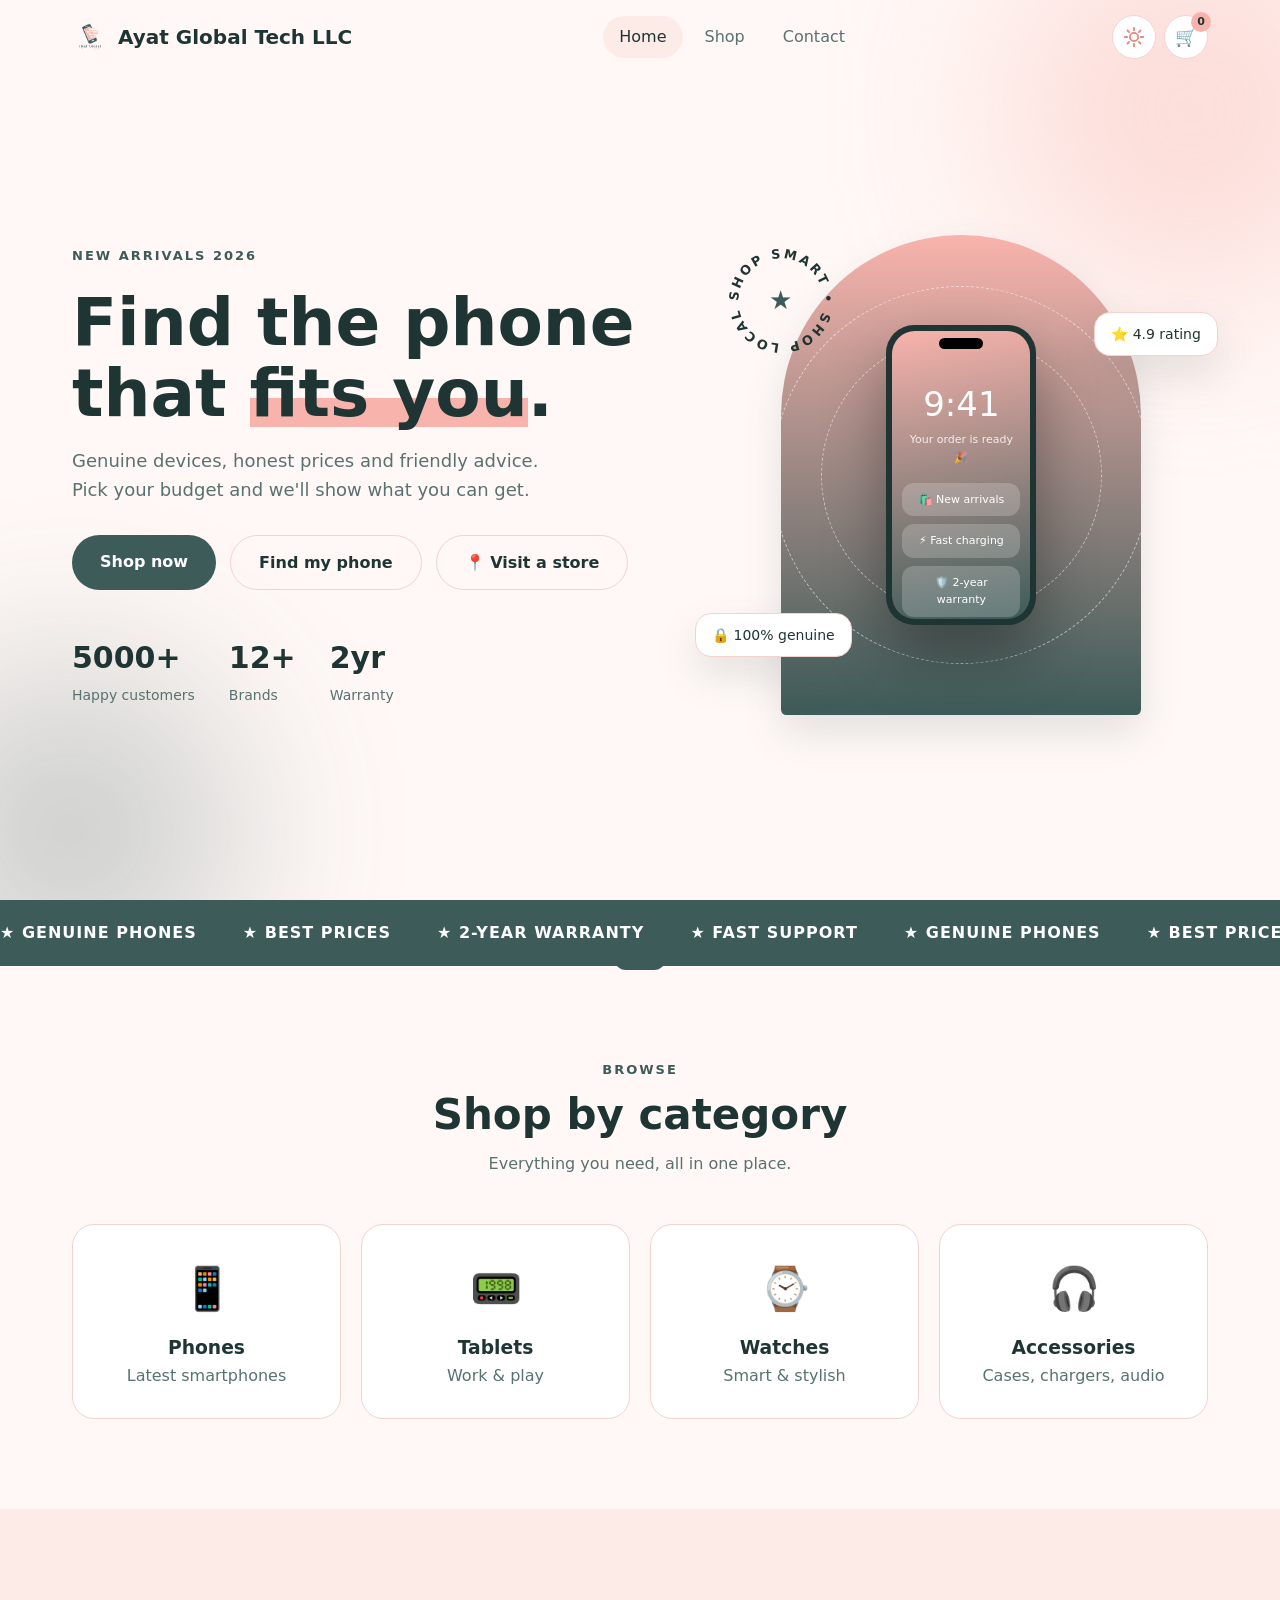
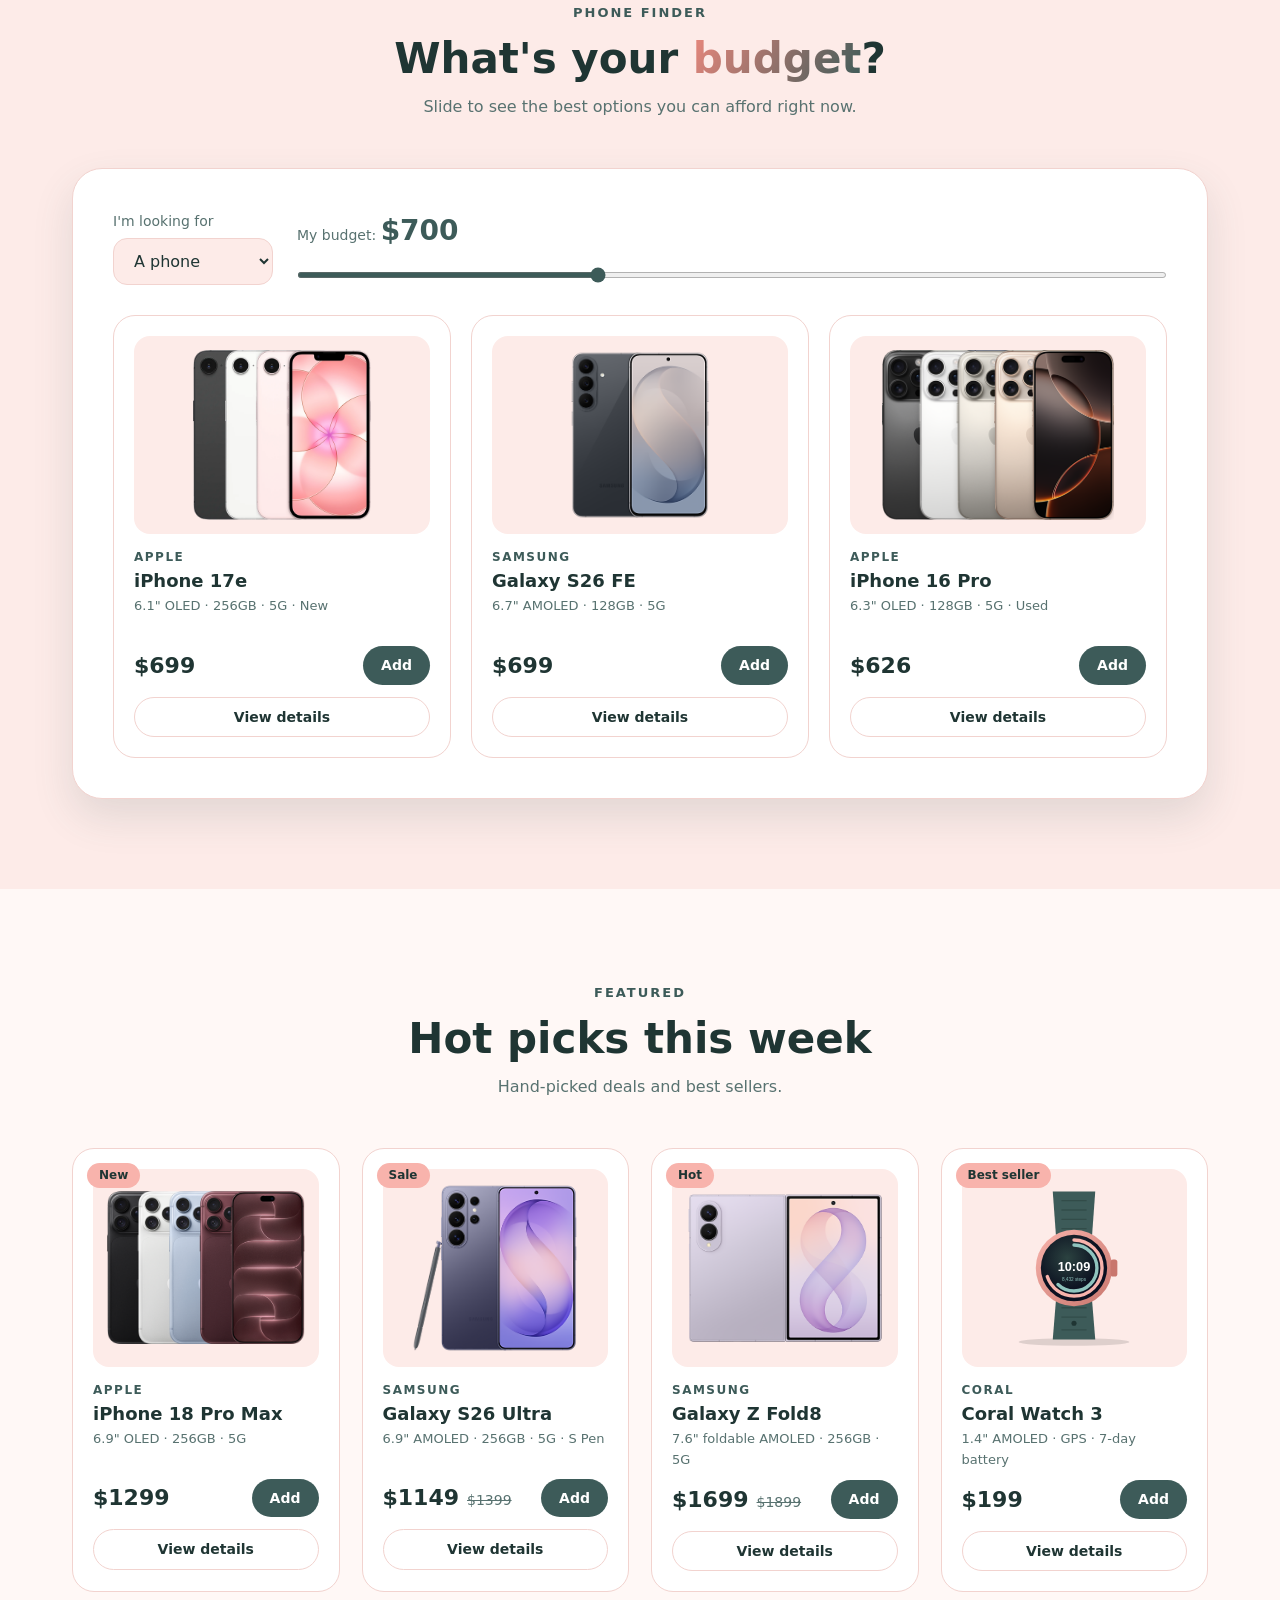
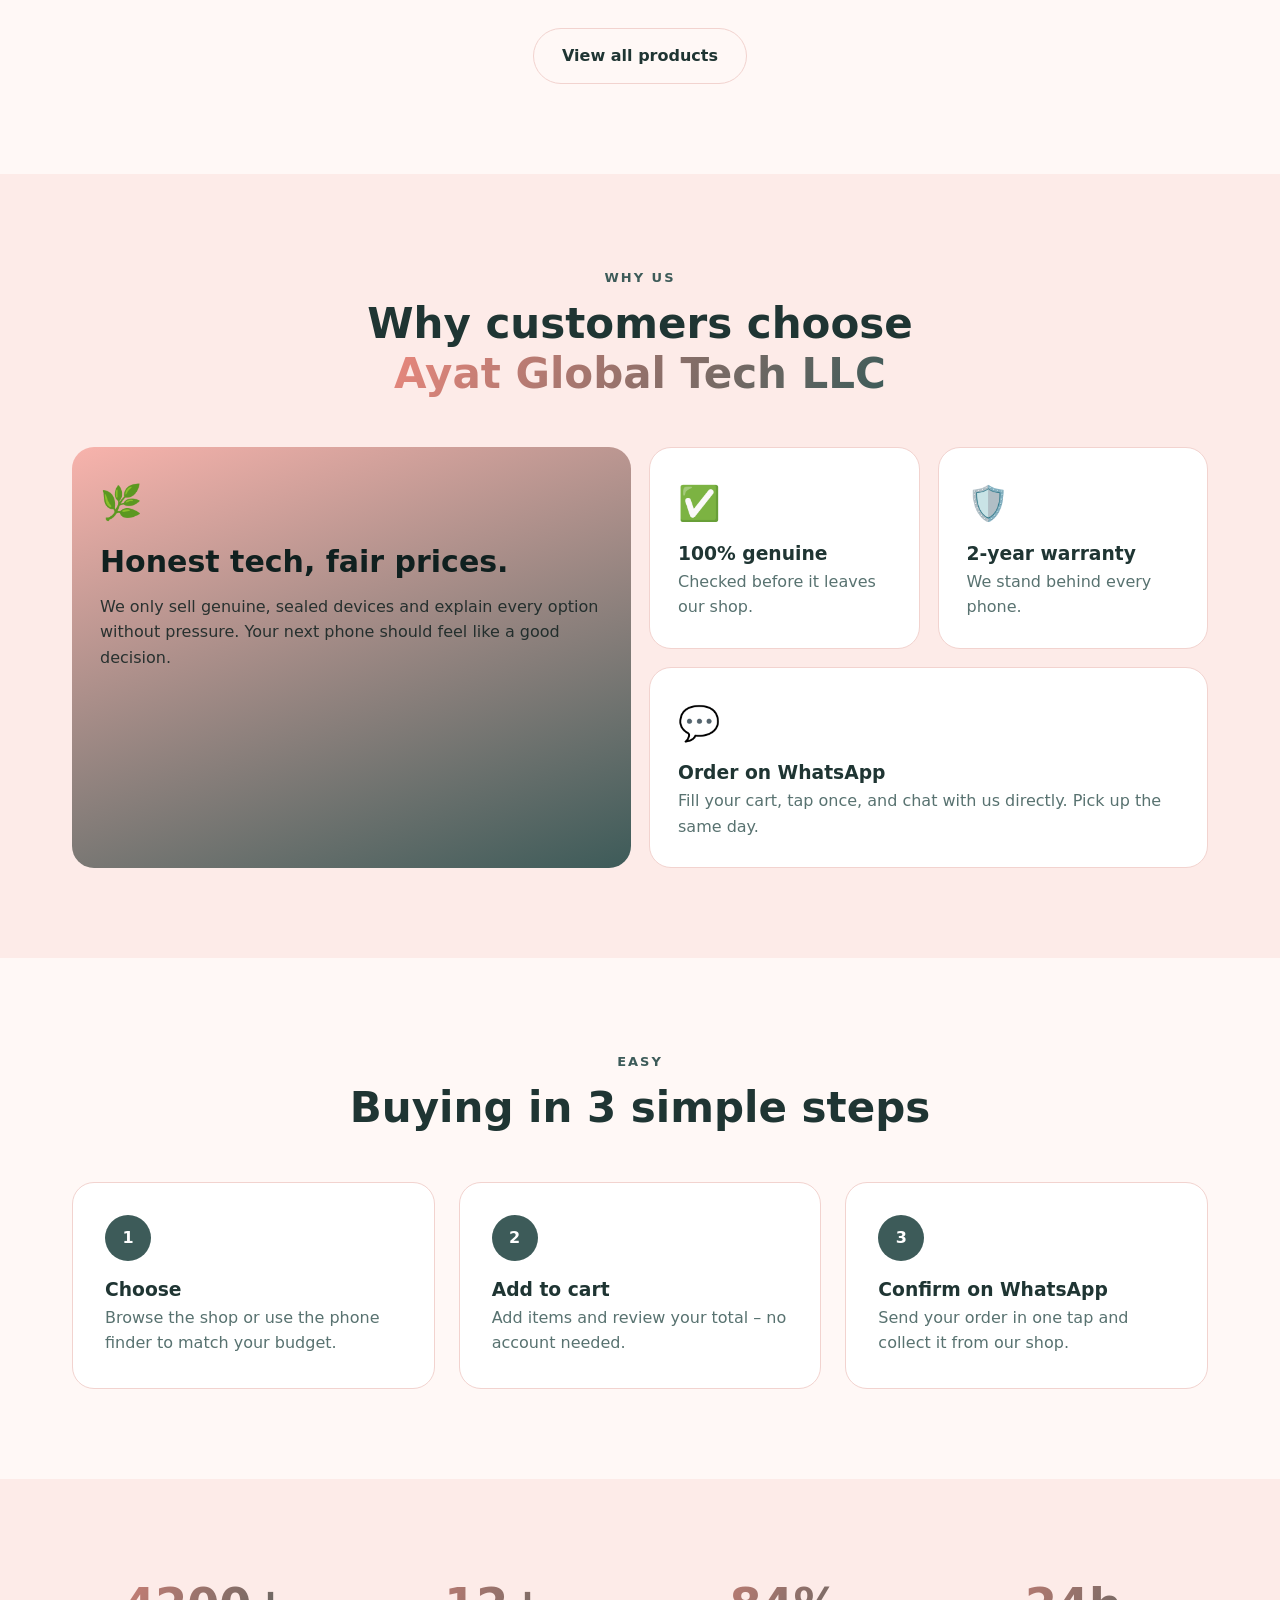
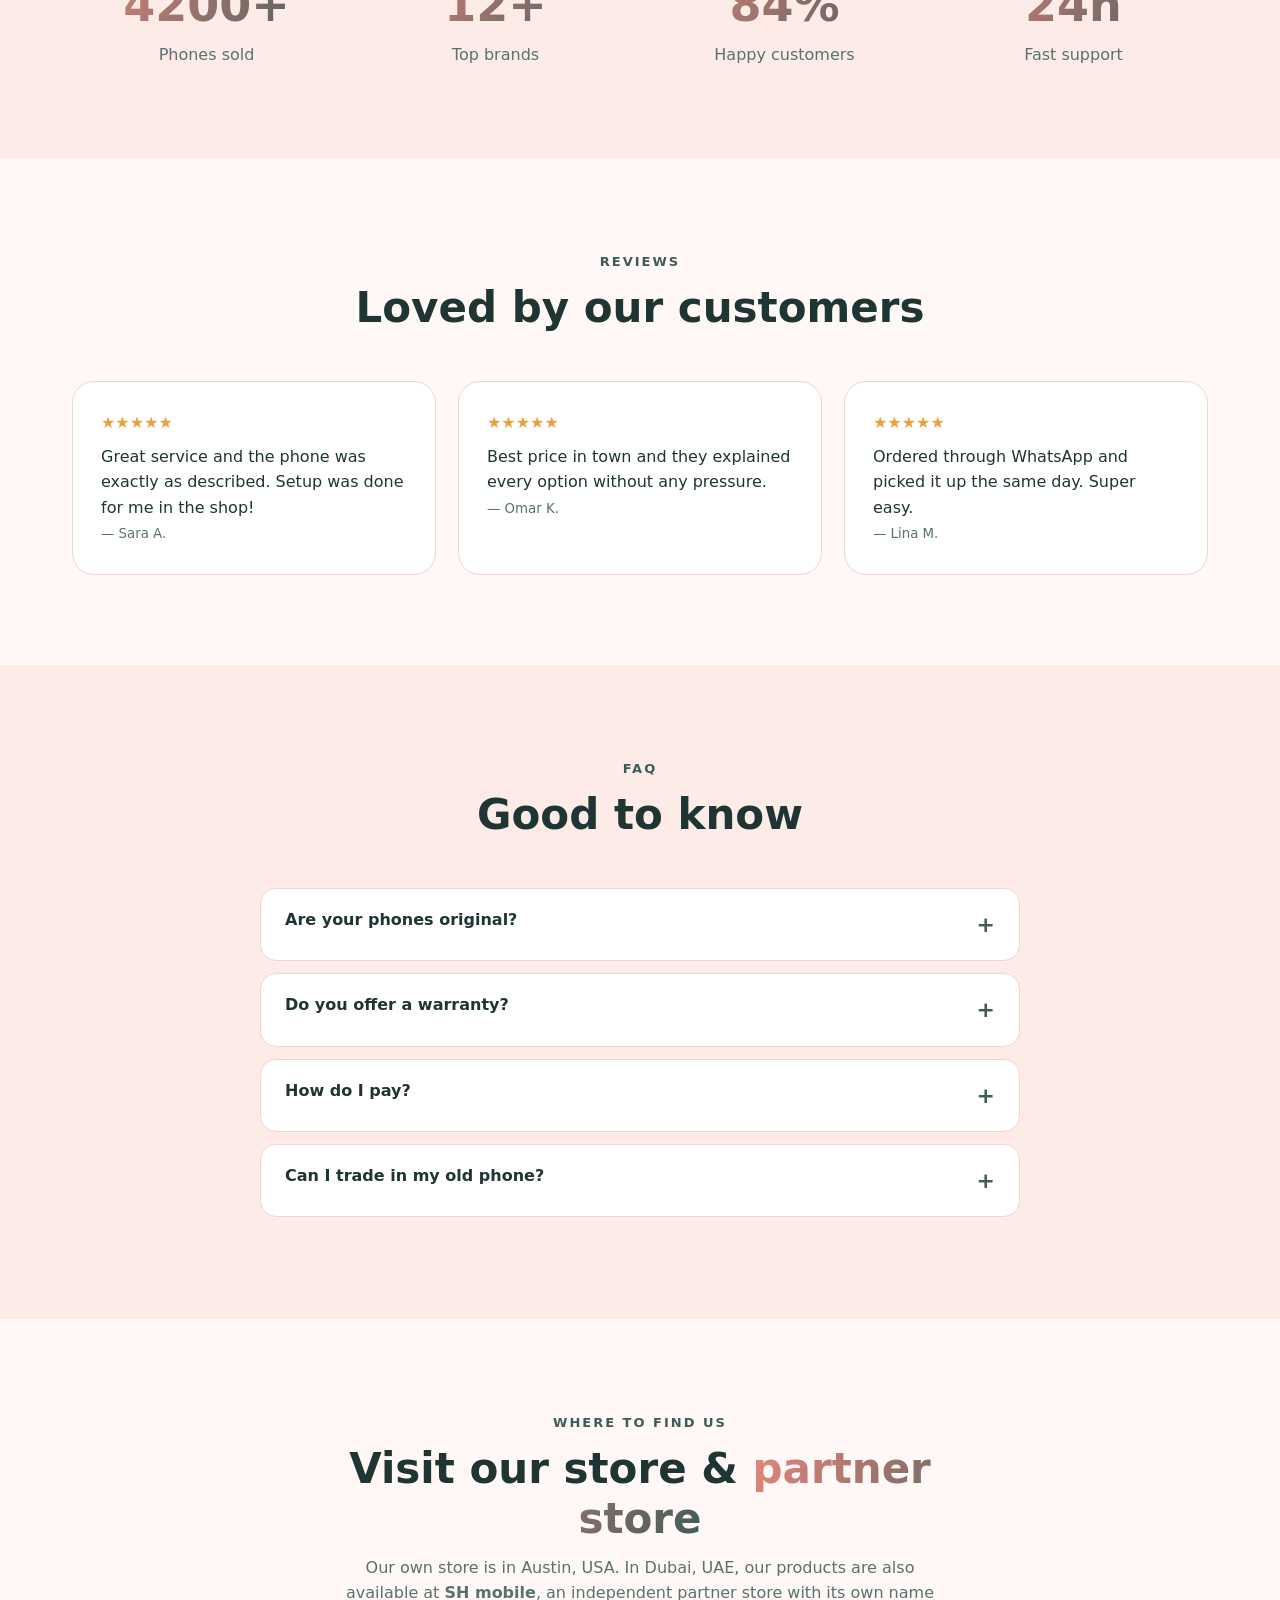
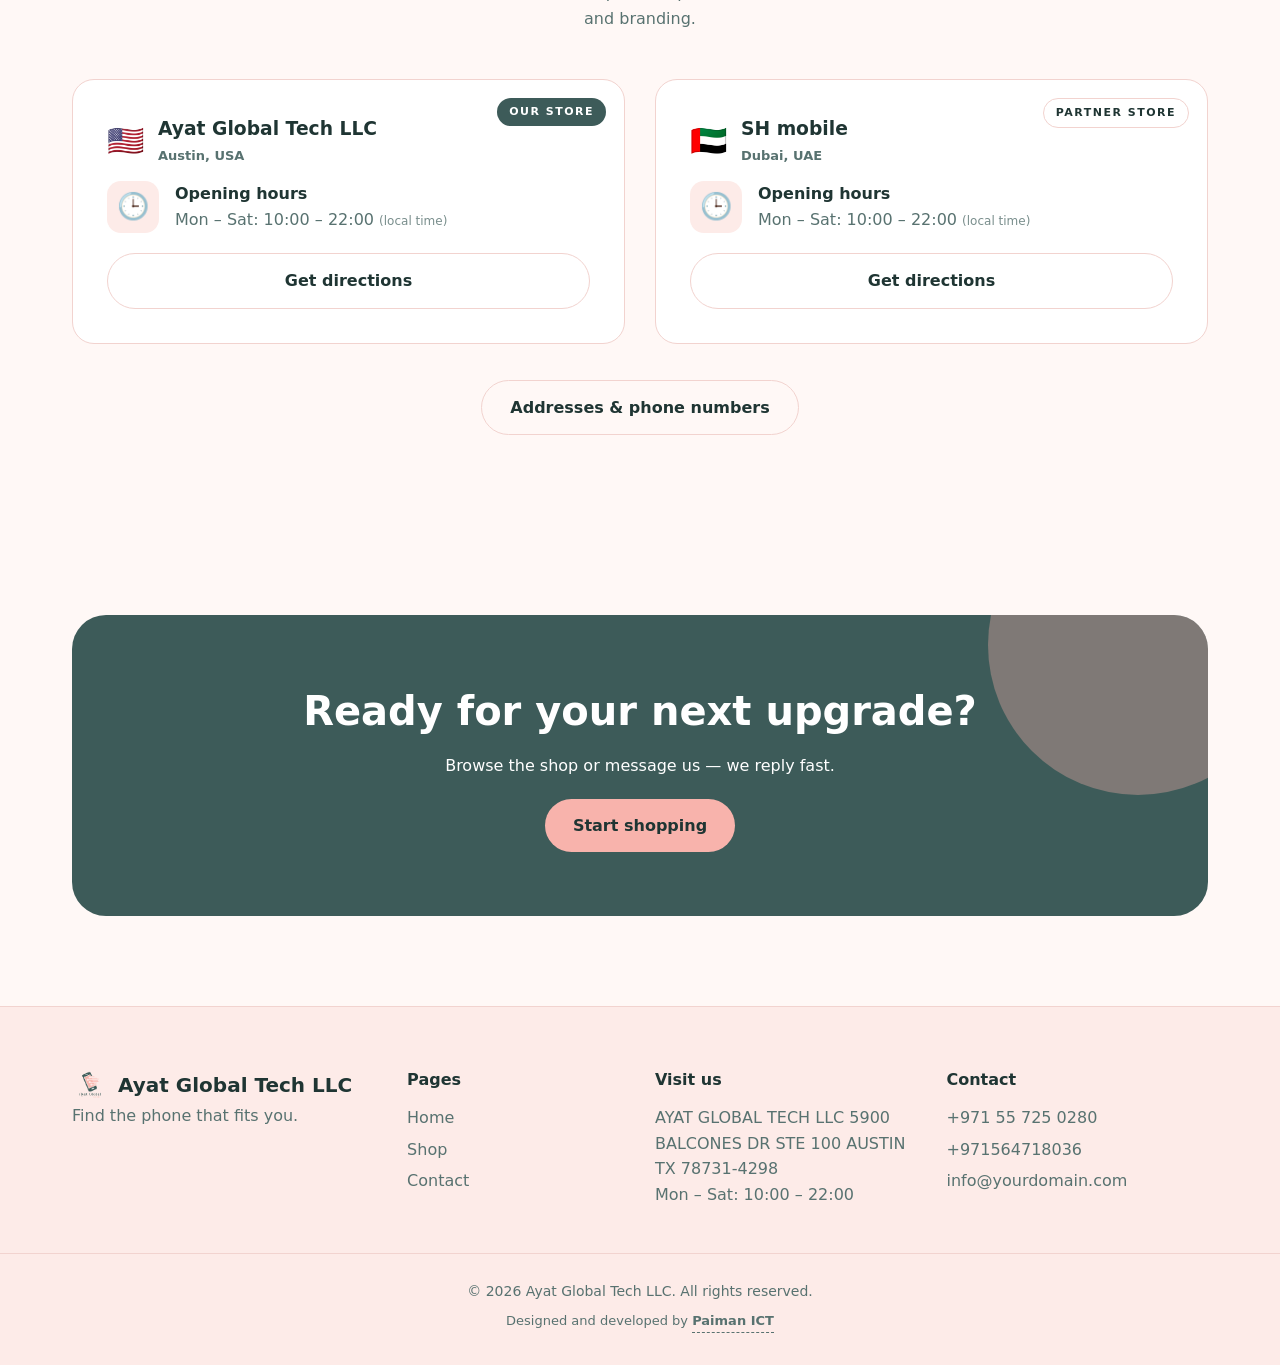
<file: coralpine-mobile/index.html>
<!doctype html>
<html lang="en">
  <head>
    <meta charset="UTF-8" />
    <meta name="viewport" content="width=device-width,initial-scale=1" />
    <link rel="icon" href="images/favicon.svg" />
    <script src="js/theme-init.js"></script>
    <link rel="stylesheet" href="css/style.css" />
    <title>{shop} – Smartphones, Tablets &amp; Accessories</title>
    <meta
      name="description"
      content="Shop genuine smartphones, tablets, smartwatches and accessories at honest prices."
    />
  </head>
  <body data-page="home">
    <header id="site-header"></header>
    <main>
      <section class="hero">
        <div class="blob one"></div>
        <div class="blob two"></div>
        <div class="wrap hero-grid">
          <div>
            <span class="eyebrow reveal">New arrivals 2026</span>
            <h1 class="reveal">Find the phone that <mark>fits you</mark>.</h1>
            <p class="lead reveal">
              Genuine devices, honest prices and friendly advice. Pick your
              budget and we'll show what you can get.
            </p>
            <div class="hero-btns reveal">
              <a class="btn" href="shop.html">Shop now</a
              ><a class="btn btn-ghost" href="#finder">Find my phone</a
              ><a class="btn btn-ghost" href="#visit">📍 Visit a store</a>
            </div>
            <div class="hero-stats reveal">
              <div>
                <b data-count="5000" data-suffix="+">0</b
                ><span>Happy customers</span>
              </div>
              <div>
                <b data-count="12" data-suffix="+">0</b><span>Brands</span>
              </div>
              <div>
                <b data-count="2" data-suffix="yr">0</b><span>Warranty</span>
              </div>
            </div>
          </div>
          <div class="arch-stage">
            <div class="arch">
              <div class="ring r1"></div>
              <div class="ring r2"></div>
              <div class="phone">
                <div class="phone-screen">
                  <div class="ps-time">9:41</div>
                  <div class="ps-sub">Your order is ready 🎉</div>
                  <div class="ps-tile">🛍️ New arrivals</div>
                  <div class="ps-tile">⚡ Fast charging</div>
                  <div class="ps-tile">🛡️ 2-year warranty</div>
                </div>
              </div>
            </div>
            <div class="badge-spin">
              <svg viewBox="0 0 100 100">
                <defs>
                  <path
                    id="c"
                    d="M50,50 m-38,0 a38,38 0 1,1 76,0 a38,38 0 1,1 -76,0"
                  />
                </defs>
                <text>
                  <textPath href="#c">SHOP SMART • SHOP LOCAL •</textPath>
                </text>
              </svg>
            </div>
            <div class="chipfloat c1">⭐ 4.9 rating</div>
            <div class="chipfloat c2">🔒 100% genuine</div>
          </div>
        </div>
      </section>

      <div class="marquee">
        <div class="marquee-track">
          <span>★ GENUINE PHONES</span><span>★ BEST PRICES</span
          ><span>★ 2-YEAR WARRANTY</span><span>★ FAST SUPPORT</span
          ><span>★ GENUINE PHONES</span><span>★ BEST PRICES</span
          ><span>★ 2-YEAR WARRANTY</span><span>★ FAST SUPPORT</span
          ><span>★ GENUINE PHONES</span><span>★ BEST PRICES</span
          ><span>★ 2-YEAR WARRANTY</span><span>★ FAST SUPPORT</span
          ><span>★ GENUINE PHONES</span><span>★ BEST PRICES</span
          ><span>★ 2-YEAR WARRANTY</span><span>★ FAST SUPPORT</span>
        </div>
      </div>

      <section>
        <div class="wrap">
          <div class="s-head reveal">
            <span class="eyebrow">Browse</span>
            <h2>Shop by category</h2>
            <p>Everything you need, all in one place.</p>
          </div>
          <div class="cat-grid">
            <a class="cat-tile reveal" href="shop.html?cat=phone"
              ><i>📱</i>
              <h3>Phones</h3>
              <p class="muted">Latest smartphones</p></a
            >
            <a
              class="cat-tile reveal"
              style="--d: 80ms"
              href="shop.html?cat=tablet"
              ><i>📟</i>
              <h3>Tablets</h3>
              <p class="muted">Work &amp; play</p></a
            >
            <a
              class="cat-tile reveal"
              style="--d: 160ms"
              href="shop.html?cat=watch"
              ><i>⌚</i>
              <h3>Watches</h3>
              <p class="muted">Smart &amp; stylish</p></a
            >
            <a
              class="cat-tile reveal"
              style="--d: 240ms"
              href="shop.html?cat=accessory"
              ><i>🎧</i>
              <h3>Accessories</h3>
              <p class="muted">Cases, chargers, audio</p></a
            >
          </div>
        </div>
      </section>

      <section class="alt" id="finder">
        <div class="wrap">
          <div class="s-head reveal">
            <span class="eyebrow">Phone finder</span>
            <h2>What's your <span class="grad-text">budget</span>?</h2>
            <p>Slide to see the best options you can afford right now.</p>
          </div>
          <div class="finder reveal">
            <div class="finder-ctrl">
              <div>
                <label for="kind">I'm looking for</label
                ><select id="kind">
                  <option value="phone">A phone</option>
                  <option value="tablet">A tablet</option>
                  <option value="watch">A watch</option>
                  <option value="accessory">An accessory</option>
                </select>
              </div>
              <div class="slider-box">
                <label for="budget"
                  >My budget: <output id="budget-val"></output></label
                ><input
                  id="budget"
                  type="range"
                  min="20"
                  max="2000"
                  step="10"
                  value="700"
                />
              </div>
            </div>
            <div id="finder-out"></div>
          </div>
        </div>
      </section>

      <section>
        <div class="wrap">
          <div class="s-head reveal">
            <span class="eyebrow">Featured</span>
            <h2>Hot picks this week</h2>
            <p>Hand-picked deals and best sellers.</p>
          </div>
          <div class="grid" id="featured"></div>
          <p style="text-align: center; margin-top: 36px" class="reveal">
            <a class="btn btn-ghost" href="shop.html">View all products</a>
          </p>
        </div>
      </section>

      <section class="alt">
        <div class="wrap">
          <div class="s-head reveal">
            <span class="eyebrow">Why us</span>
            <h2>
              Why customers choose <span class="grad-text">Ayat Global Tech LLC</span>
            </h2>
          </div>
          <div class="bento">
            <div class="bx big reveal">
              <span>🌿</span>
              <h3>Honest tech, fair prices.</h3>
              <p>
                We only sell genuine, sealed devices and explain every option
                without pressure. Your next phone should feel like a good
                decision.
              </p>
            </div>
            <div class="bx reveal" style="--d: 80ms">
              <span>✅</span>
              <h3>100% genuine</h3>
              <p class="muted">Checked before it leaves our shop.</p>
            </div>
            <div class="bx reveal" style="--d: 160ms">
              <span>🛡️</span>
              <h3>2-year warranty</h3>
              <p class="muted">We stand behind every phone.</p>
            </div>
            <div class="bx wide reveal" style="--d: 240ms">
              <span>💬</span>
              <h3>Order on WhatsApp</h3>
              <p class="muted">
                Fill your cart, tap once, and chat with us directly. Pick up the
                same day.
              </p>
            </div>
          </div>
        </div>
      </section>

      <section>
        <div class="wrap">
          <div class="s-head reveal">
            <span class="eyebrow">Easy</span>
            <h2>Buying in 3 simple steps</h2>
          </div>
          <div class="steps">
            <div class="step reveal">
              <h3>Choose</h3>
              <p class="muted">
                Browse the shop or use the phone finder to match your budget.
              </p>
            </div>
            <div class="step reveal" style="--d: 100ms">
              <h3>Add to cart</h3>
              <p class="muted">
                Add items and review your total – no account needed.
              </p>
            </div>
            <div class="step reveal" style="--d: 200ms">
              <h3>Confirm on WhatsApp</h3>
              <p class="muted">
                Send your order in one tap and collect it from our shop.
              </p>
            </div>
          </div>
        </div>
      </section>

      <section class="alt">
        <div class="wrap stats-grid">
          <div class="reveal">
            <b class="grad-text" data-count="5000" data-suffix="+">0</b
            ><span class="muted">Phones sold</span>
          </div>
          <div class="reveal">
            <b class="grad-text" data-count="12" data-suffix="+">0</b
            ><span class="muted">Top brands</span>
          </div>
          <div class="reveal">
            <b class="grad-text" data-count="98" data-suffix="%">0</b
            ><span class="muted">Happy customers</span>
          </div>
          <div class="reveal">
            <b class="grad-text" data-count="24" data-suffix="h">0</b
            ><span class="muted">Fast support</span>
          </div>
        </div>
      </section>

      <section>
        <div class="wrap">
          <div class="s-head reveal">
            <span class="eyebrow">Reviews</span>
            <h2>Loved by our customers</h2>
          </div>
          <div class="rev-grid">
            <div class="rev reveal">
              <div class="stars">★★★★★</div>
              <p>
                Great service and the phone was exactly as described. Setup was
                done for me in the shop!
              </p>
              <small>— Sara A.</small>
            </div>
            <div class="rev reveal" style="--d: 100ms">
              <div class="stars">★★★★★</div>
              <p>
                Best price in town and they explained every option without any
                pressure.
              </p>
              <small>— Omar K.</small>
            </div>
            <div class="rev reveal" style="--d: 200ms">
              <div class="stars">★★★★★</div>
              <p>
                Ordered through WhatsApp and picked it up the same day. Super
                easy.
              </p>
              <small>— Lina M.</small>
            </div>
          </div>
        </div>
      </section>

      <section class="alt">
        <div class="wrap">
          <div class="s-head reveal">
            <span class="eyebrow">FAQ</span>
            <h2>Good to know</h2>
          </div>
          <div class="faq reveal">
            <details>
              <summary>Are your phones original?</summary>
              <p>Yes. Every device is genuine and checked before sale.</p>
            </details>
            <details>
              <summary>Do you offer a warranty?</summary>
              <p>
                Yes, all devices include a 2-year warranty. Edit this text in
                index.html to match your policy.
              </p>
            </details>
            <details>
              <summary>How do I pay?</summary>
              <p>
                Send your order on WhatsApp, then pay and collect in our shop
                (or as agreed with our team).
              </p>
            </details>
            <details>
              <summary>Can I trade in my old phone?</summary>
              <p>Ask us on WhatsApp – we'll quote you quickly.</p>
            </details>
          </div>
        </div>
      </section>

      <section id="visit">
        <div class="wrap">
          <div class="s-head reveal">
            <span class="eyebrow">Where to find us</span>
            <h2>Visit our store &amp; <span class="grad-text">partner store</span></h2>
            <p id="home-stores-note"></p>
          </div>
          <div class="stores-grid" id="home-store-list"></div>
          <p style="text-align: center; margin-top: 36px" class="reveal">
            <a class="btn btn-ghost" href="contact.html#stores">Addresses &amp; phone numbers</a>
          </p>
        </div>
      </section>

      <section>
        <div class="wrap">
          <div class="cta reveal">
            <h2>Ready for your next upgrade?</h2>
            <p>Browse the shop or message us — we reply fast.</p>
            <a class="btn" href="shop.html">Start shopping</a>
          </div>
        </div>
      </section>
    </main>
    <footer id="site-footer"></footer>
    <script src="js/config.js"></script>
    <script src="js/products.js"></script>
    <script src="js/main.js"></script>
    <script src="js/home.js"></script>
  </body>
</html>
</file>
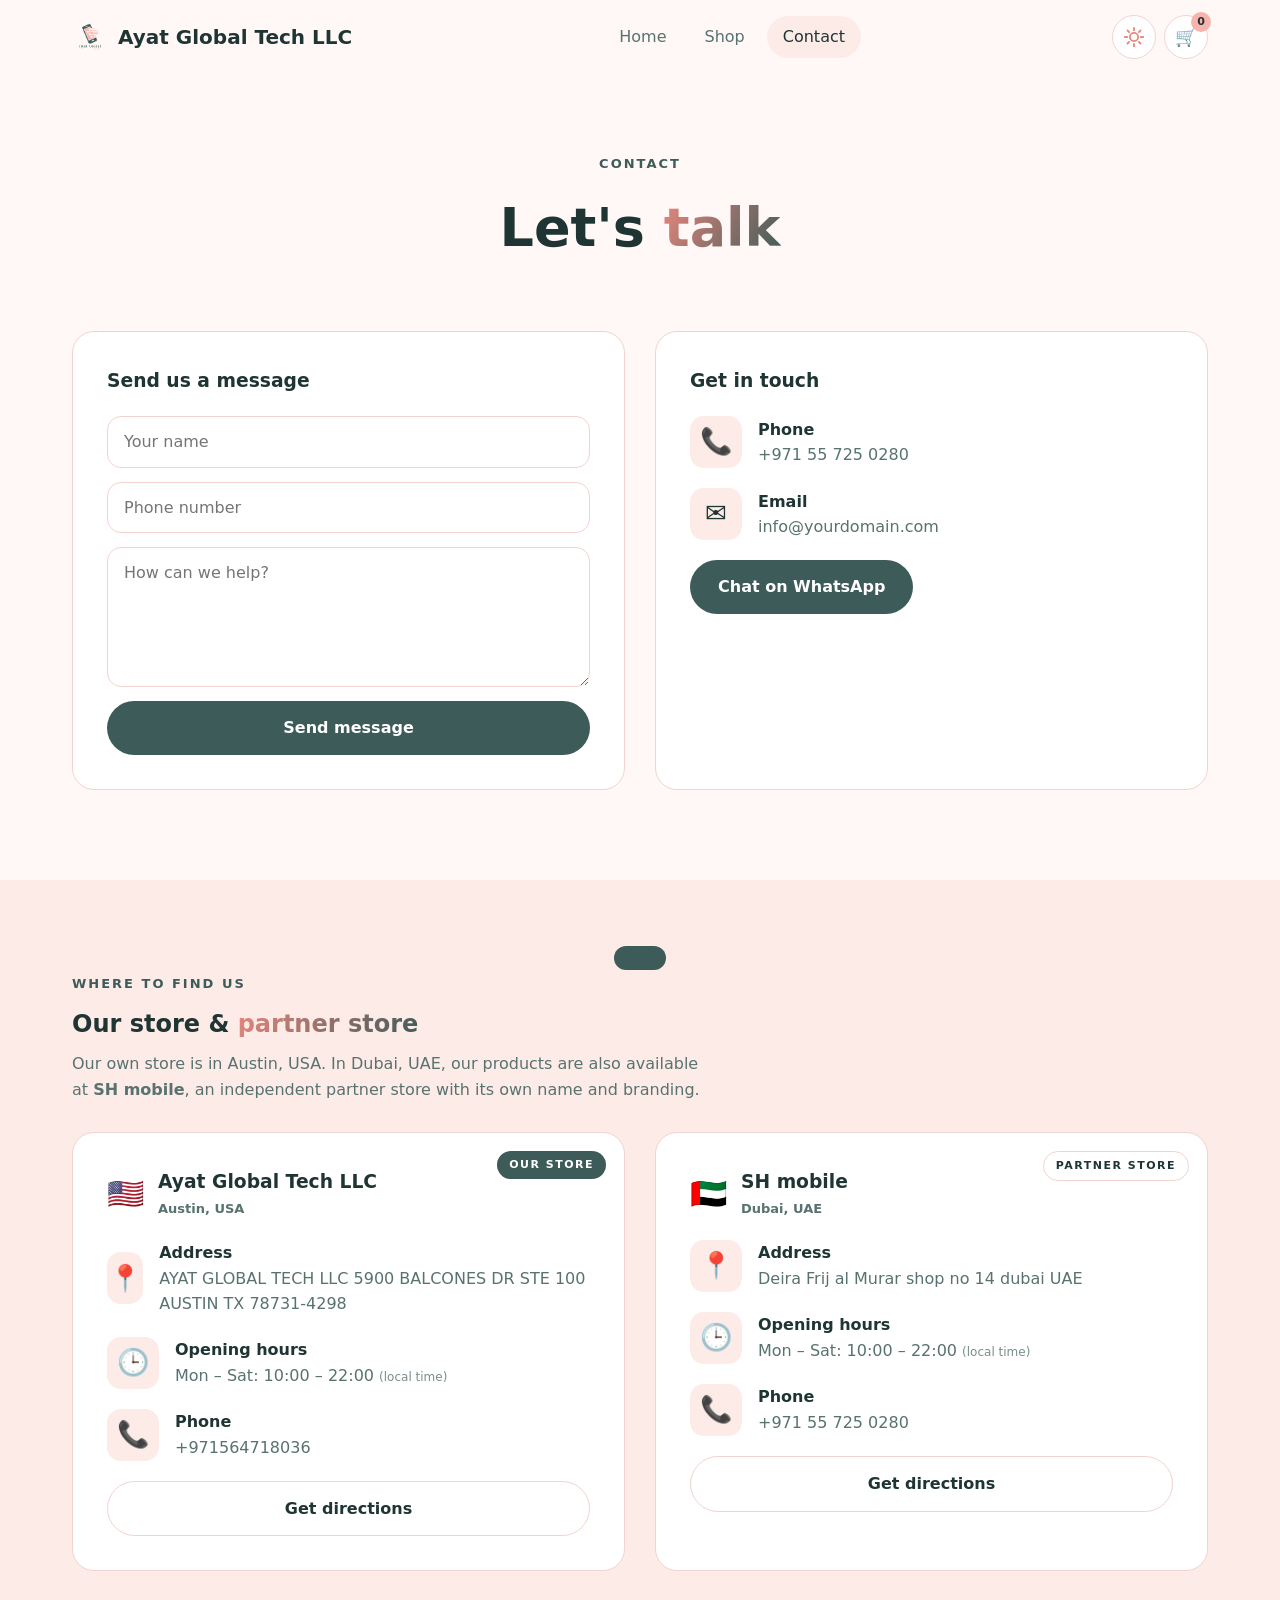
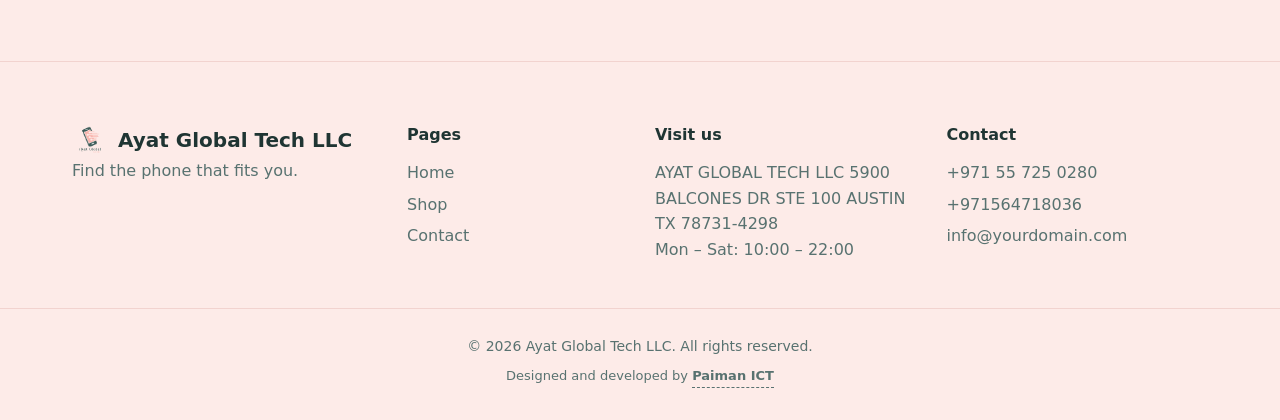
<file: coralpine-mobile/contact.html>
<!doctype html>
<html lang="en">
  <head>
    <meta charset="UTF-8" />
    <meta name="viewport" content="width=device-width,initial-scale=1" />
    <link rel="icon" href="images/favicon.svg" />
    <script src="js/theme-init.js"></script>
    <link rel="stylesheet" href="css/style.css" />
    <title>Contact – {shop}</title>
  </head>
  <body data-page="contact">
    <header id="site-header"></header>
    <main>
      <div class="page-top wrap">
        <span class="eyebrow">Contact</span>
        <h1>Let's <span class="grad-text">talk</span></h1>
      </div>
      <section style="padding-top: 30px">
        <div class="wrap contact-grid">
          <div class="panel reveal">
            <h3 style="margin-bottom: 20px">Send us a message</h3>
            <form class="form" id="form">
              <input name="name" placeholder="Your name" required /><input
                name="phone"
                placeholder="Phone number"
              /><textarea
                name="message"
                placeholder="How can we help?"
                required
              ></textarea
              ><button class="btn" type="submit">Send message</button>
            </form>
          </div>
          <div class="panel reveal" style="--d: 120ms">
            <h3 style="margin-bottom: 20px">Get in touch</h3>
            <div id="info"></div>
          </div>
        </div>
      </section>
      <section id="stores" class="alt">
        <div class="wrap">
          <div class="reveal" style="margin-bottom: 30px">
            <span class="eyebrow">Where to find us</span>
            <h2>
              Our store &amp; <span class="grad-text">partner store</span>
            </h2>
            <p class="stores-sub" id="stores-note"></p>
          </div>
          <div class="stores-grid" id="store-list"></div>
        </div>
      </section>
    </main>
    <footer id="site-footer"></footer>
    <script src="js/config.js"></script>
    <script src="js/products.js"></script>
    <script src="js/main.js"></script>
    <script src="js/contact.js"></script>
  </body>
</html>
</file>
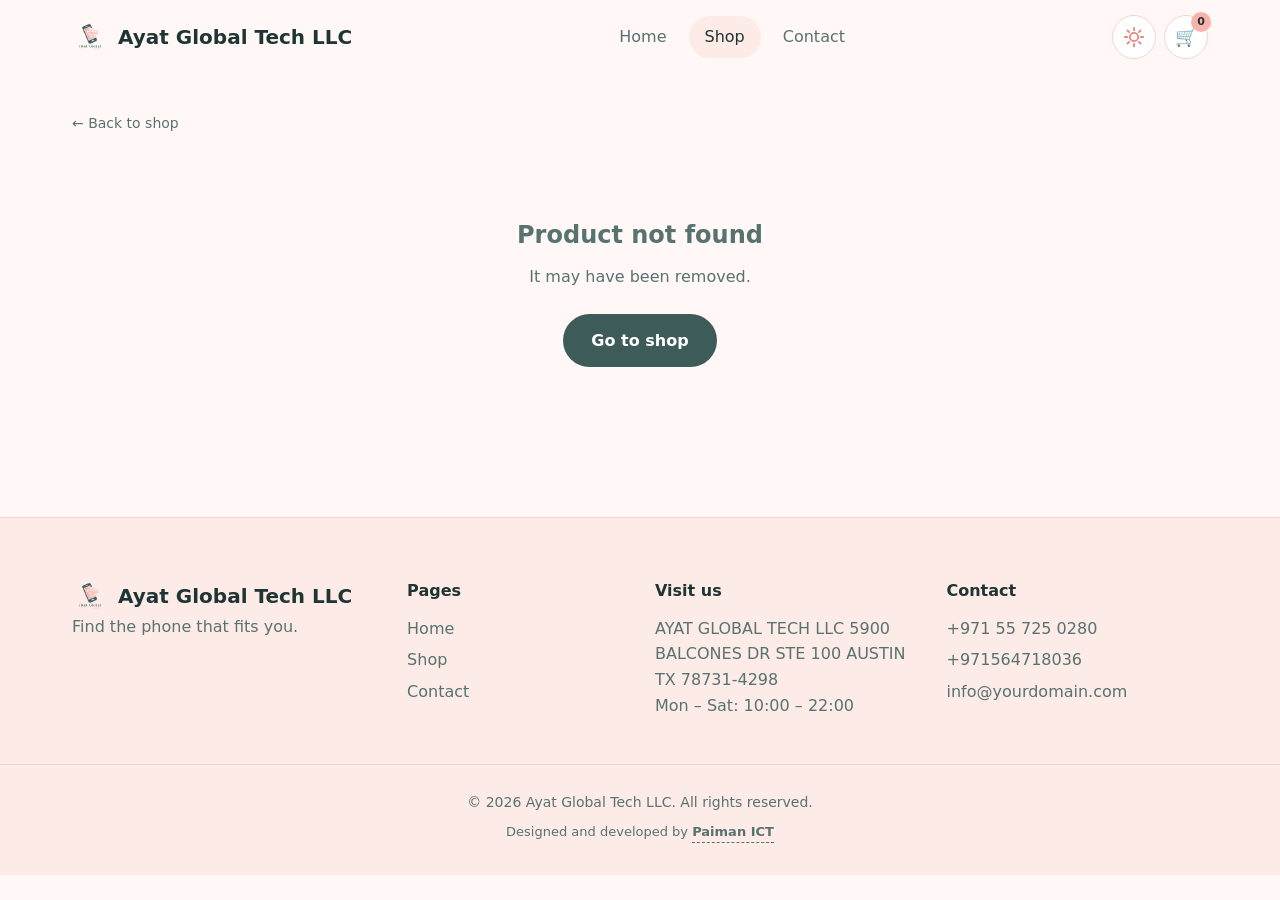
<file: coralpine-mobile/product.html>
<!DOCTYPE html><html lang="en"><head><meta charset="UTF-8"><meta name="viewport" content="width=device-width,initial-scale=1"><link rel="icon" href="images/favicon.svg"><script src="js/theme-init.js"></script><link rel="stylesheet" href="css/style.css"><title>Product – {shop}</title></head>
<body data-page="shop"><header id="site-header"></header>
<main><div class="wrap pd-top"><a class="pd-back" href="shop.html">← Back to shop</a></div>
<section style="padding-top:20px"><div class="wrap" id="product"></div></section>
<section class="alt" id="related-wrap"><div class="wrap"><div class="s-head"><span class="eyebrow">You may also like</span><h2>Related products</h2></div><div class="grid" id="related"></div></div></section></main>
<footer id="site-footer"></footer>
<script src="js/config.js"></script><script src="js/products.js"></script><script src="js/product-details.js"></script><script src="js/main.js"></script><script src="js/product.js"></script></body></html>
</file>
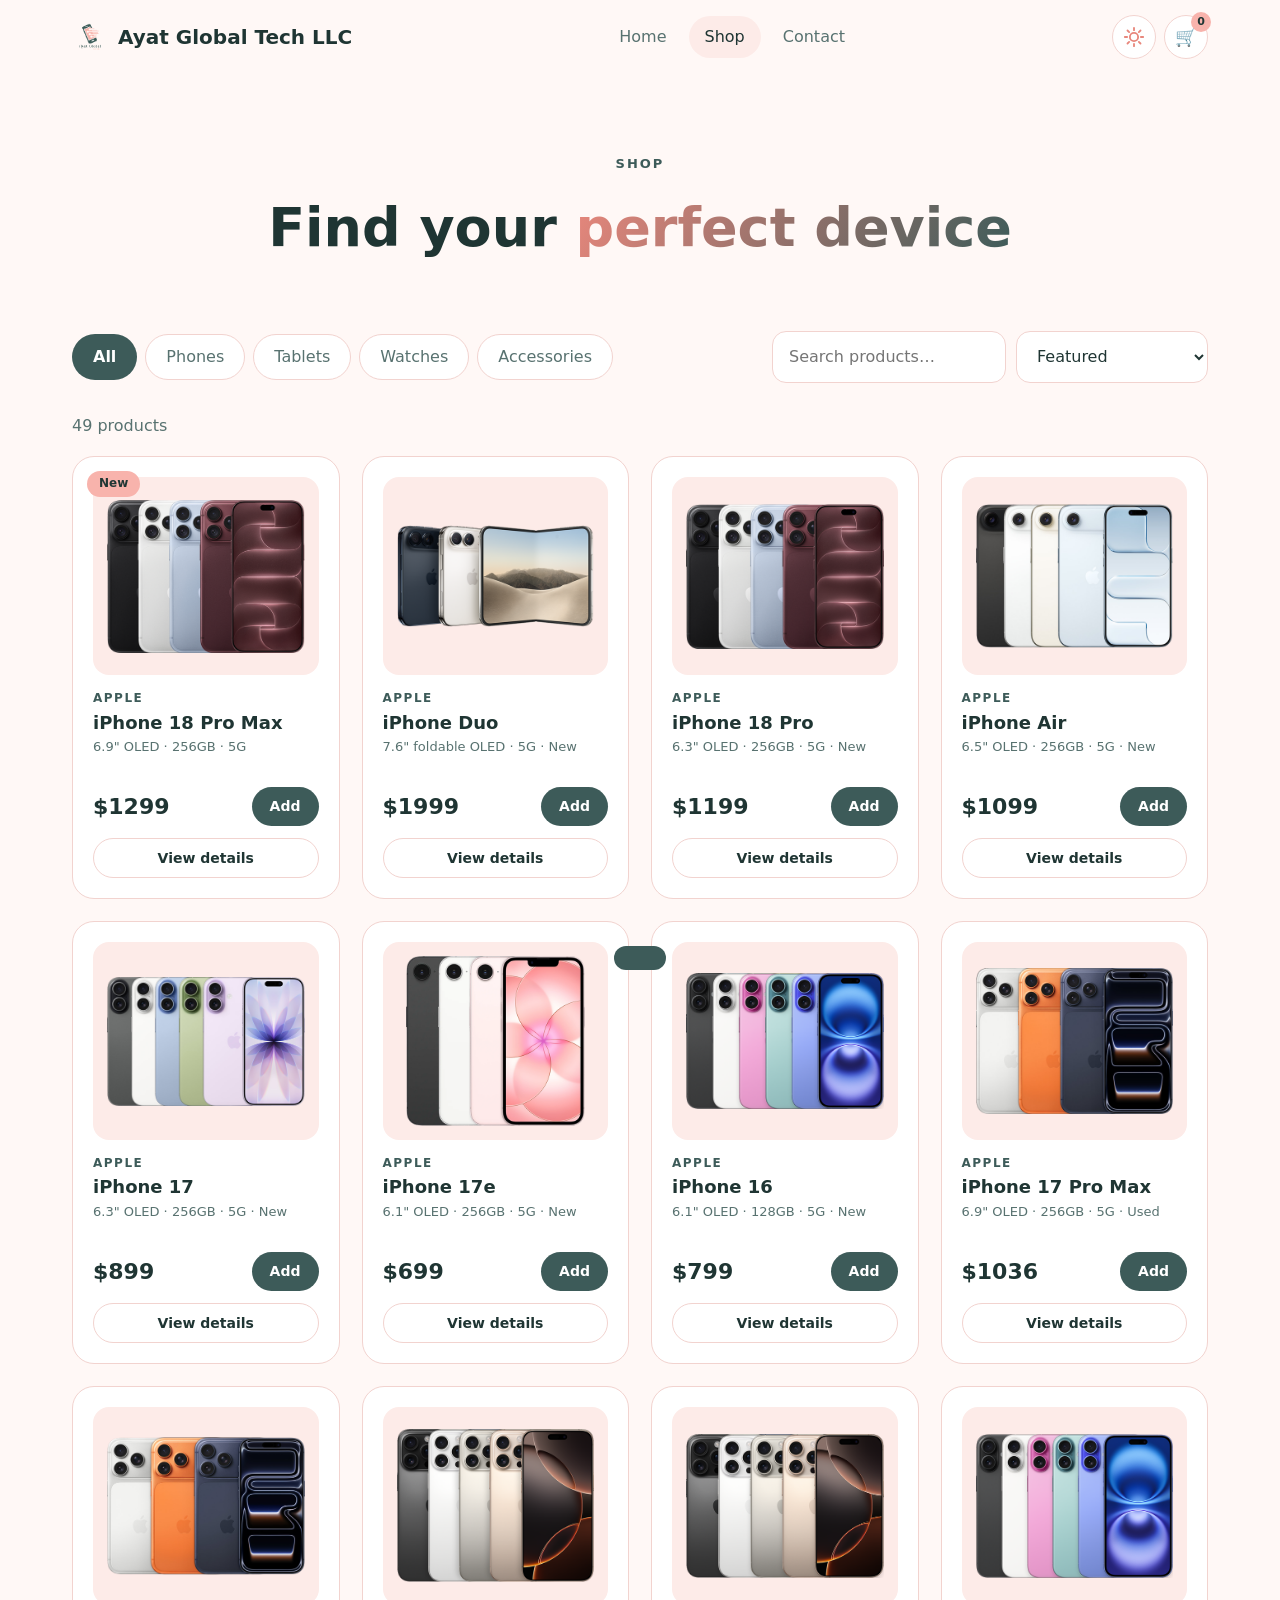
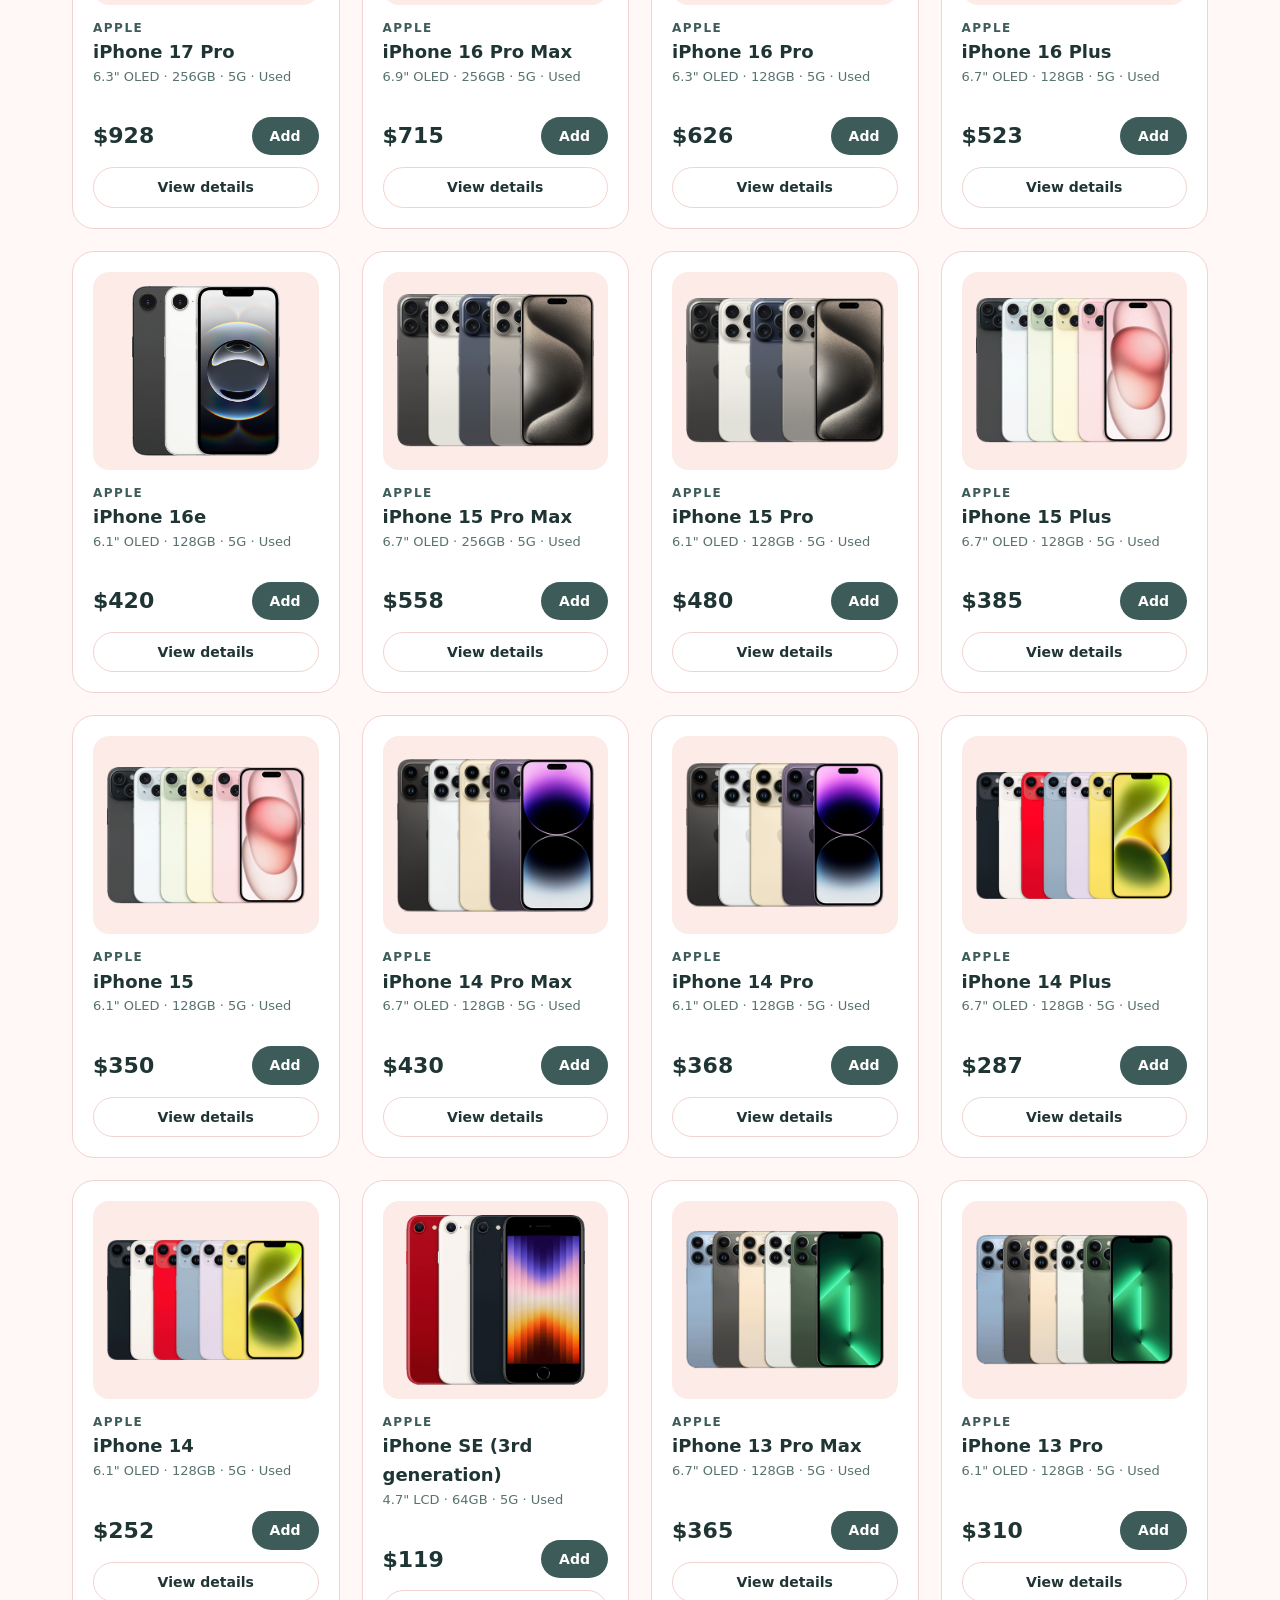
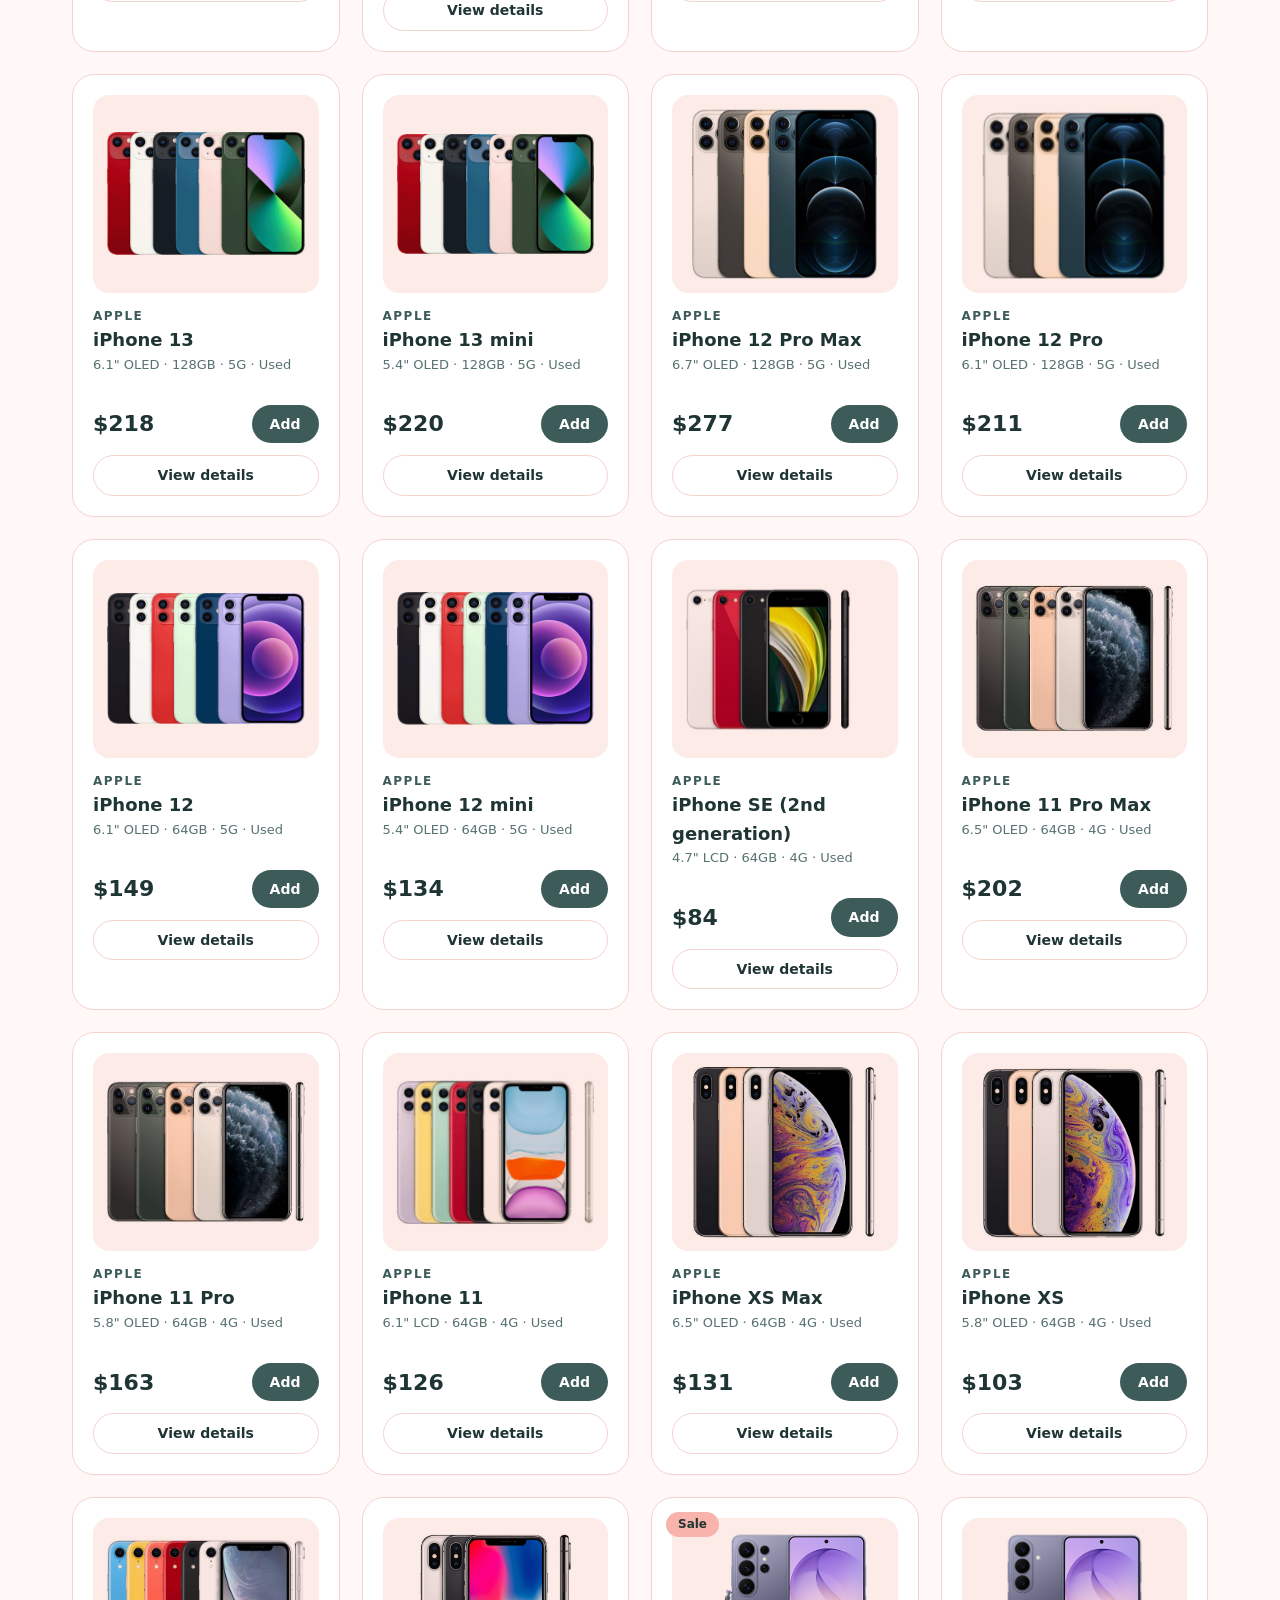
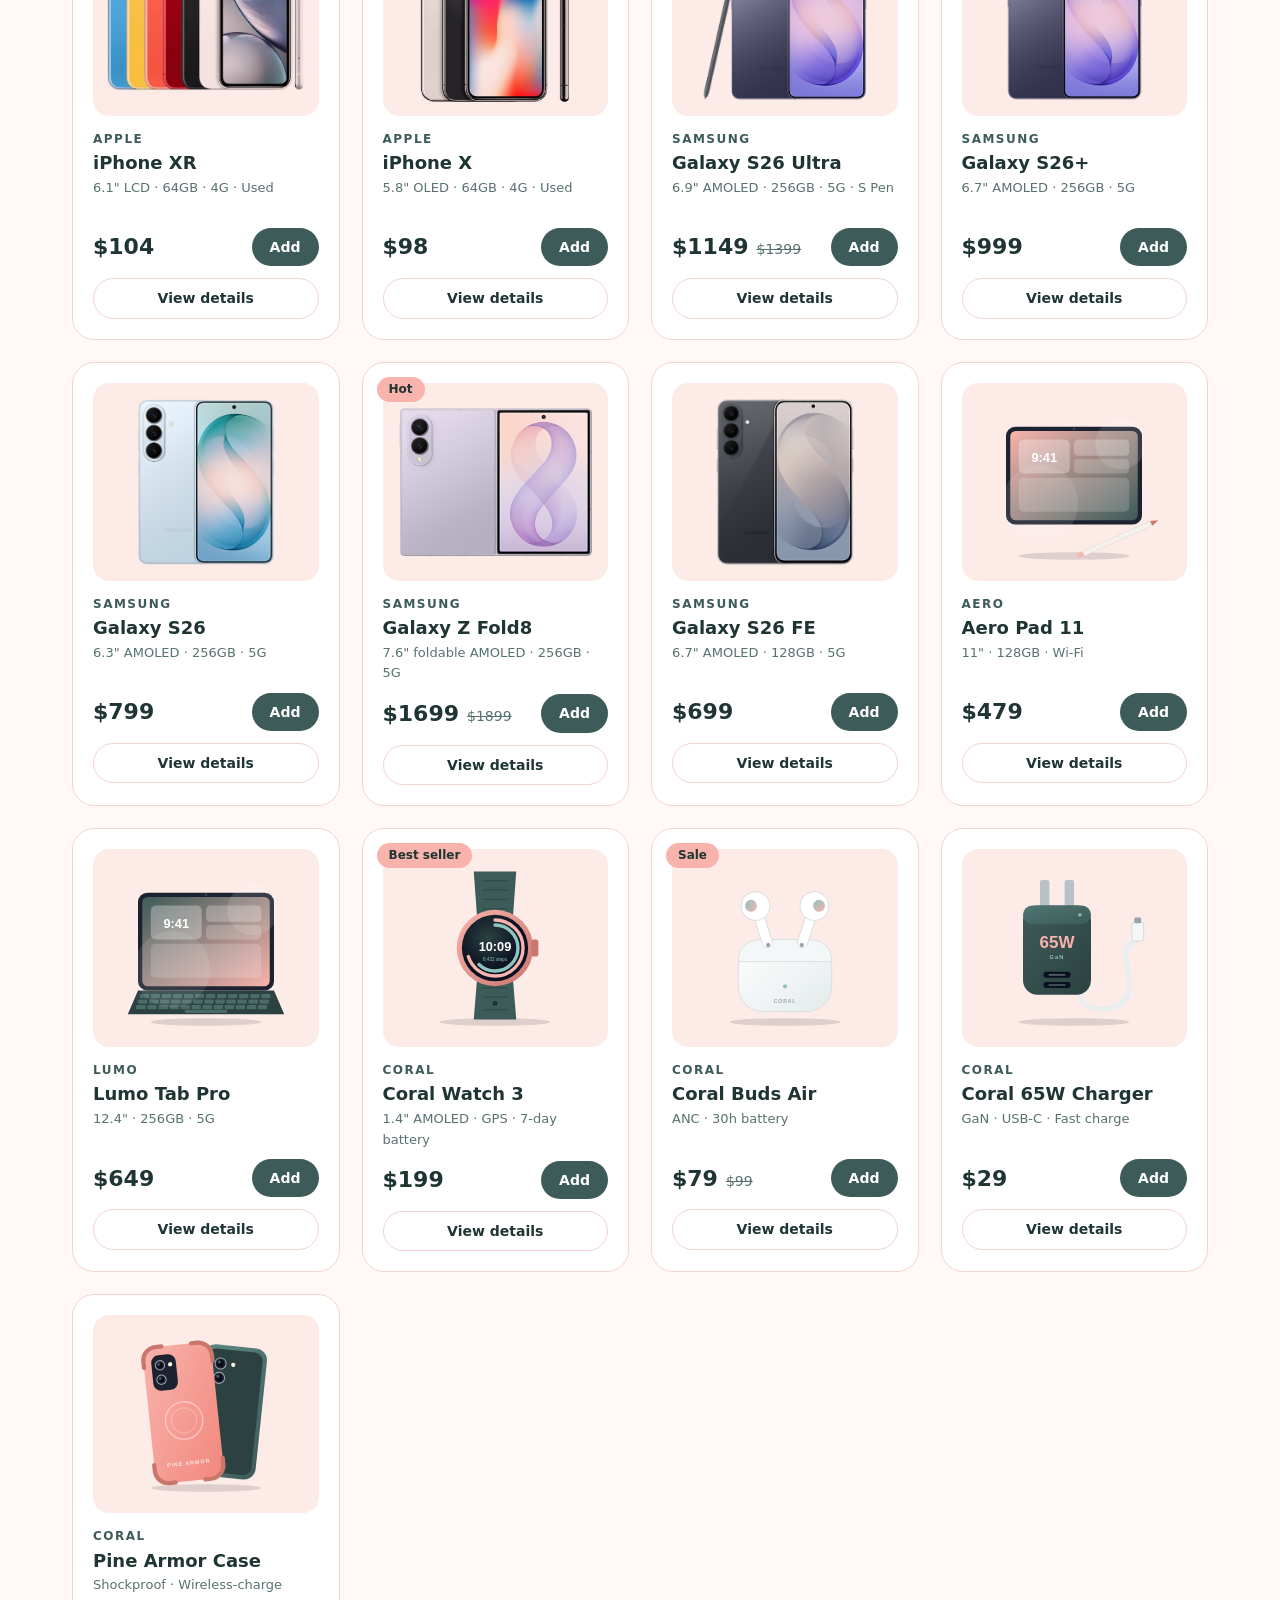
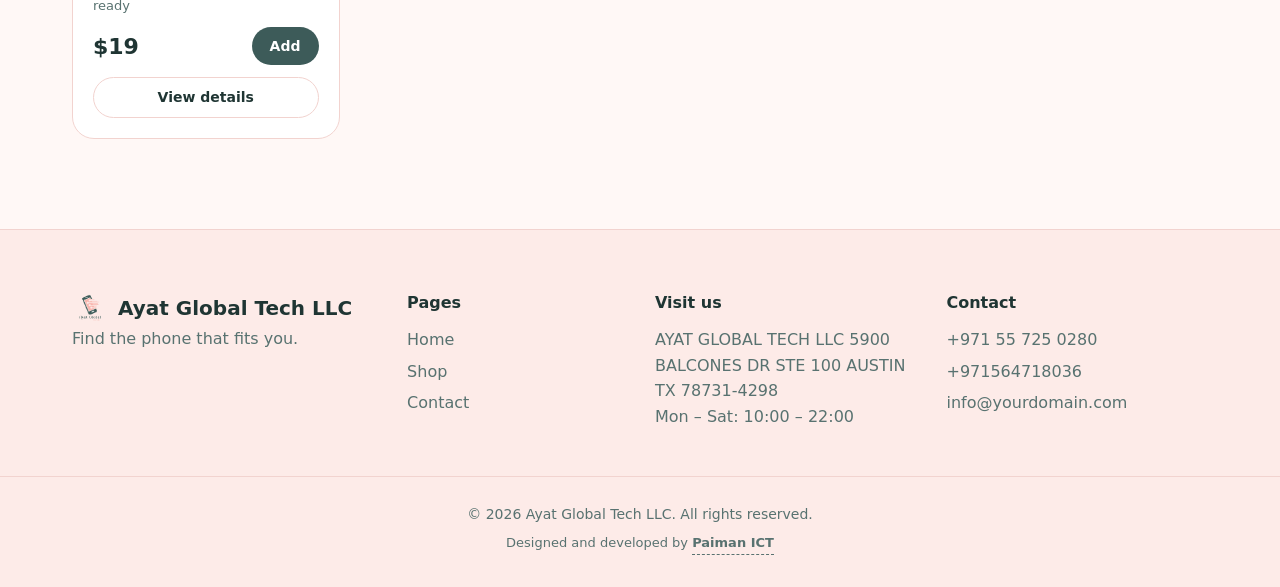
<file: coralpine-mobile/shop.html>
<!DOCTYPE html><html lang="en"><head><meta charset="UTF-8"><meta name="viewport" content="width=device-width,initial-scale=1"><link rel="icon" href="images/favicon.svg"><script src="js/theme-init.js"></script><link rel="stylesheet" href="css/style.css"><title>Shop – {shop}</title></head>
<body data-page="shop"><header id="site-header"></header>
<main><div class="page-top wrap"><span class="eyebrow">Shop</span><h1>Find your <span class="grad-text">perfect device</span></h1></div>
<section style="padding-top:30px"><div class="wrap">
 <div class="tools"><div class="chips" id="chips"></div>
  <div style="display:flex;gap:10px;flex-wrap:wrap"><input id="search" type="search" placeholder="Search products…"><select id="sort"><option value="featured">Featured</option><option value="low">Price: low to high</option><option value="high">Price: high to low</option></select></div></div>
 <p class="muted" id="count" style="margin-bottom:18px"></p>
 <div class="grid" id="grid"></div></div></section></main>
<footer id="site-footer"></footer>
<script src="js/config.js"></script><script src="js/products.js"></script><script src="js/main.js"></script><script src="js/shop.js"></script></body></html>
</file>
<file: coralpine-mobile/css/style.css>
/* ===== 1. THEMES – change colours here =====
   Light mode = :root / [data-theme="light"],  Dark mode = [data-theme="dark"] */
:root,
[data-theme="light"] {
  --bg: #fff8f6;
  --bg2: #fdebe8;
  --card: #ffffff;
  --line: #f2d3cf;
  --text: #1f3533;
  --muted: #587270;
  --a: #f8b3ac;
  --b: #3d5b59; /* your logo colours */
  --btn: #3d5b59;
  --btn-text: #ffffff;
  --btn-hover: #f8b3ac;
  --btn-hover-text: #1f3533;
  --grad-text: linear-gradient(120deg, #e8877c, #3d5b59);
  --shadow: 0 18px 40px rgba(61, 91, 89, 0.14);
  --r: 22px;
}
[data-theme="dark"] {
  --bg: #0f1c1b;
  --bg2: #152726;
  --card: #1a2f2d;
  --line: #3d5b59;
  --text: #fdf1ef;
  --muted: #a9bfbc;
  --a: #f8b3ac;
  --b: #8fc4be;
  --btn: #f8b3ac;
  --btn-text: #0f1c1b;
  --btn-hover: #8fc4be;
  --btn-hover-text: #0f1c1b;
  --grad-text: linear-gradient(120deg, #f8b3ac, #8fc4be);
  --shadow: 0 18px 40px rgba(0, 0, 0, 0.35);
}
* {
  box-sizing: border-box;
  margin: 0;
  padding: 0;
}
html {
  scroll-behavior: smooth;
}
body {
  font-family: "Segoe UI", system-ui, Arial, sans-serif;
  background: var(--bg);
  color: var(--text);
  line-height: 1.6;
  overflow-x: hidden;
}
.theme-anim,
.theme-anim * {
  transition:
    background-color 0.5s,
    color 0.5s,
    border-color 0.5s,
    box-shadow 0.5s !important;
}
img {
  max-width: 100%;
  display: block;
}
a {
  color: inherit;
  text-decoration: none;
}
button {
  font: inherit;
  cursor: pointer;
}
.wrap {
  max-width: 1180px;
  margin: 0 auto;
  padding: 0 22px;
}
.grad-text {
  background: var(--grad-text);
  -webkit-background-clip: text;
  background-clip: text;
  color: transparent;
}
section {
  padding: 90px 0;
  position: relative;
}
.s-head {
  text-align: center;
  max-width: 620px;
  margin: 0 auto 48px;
}
.s-head h2 {
  font-size: clamp(28px, 4vw, 42px);
  line-height: 1.2;
  margin-bottom: 10px;
}
.s-head p,
.muted {
  color: var(--muted);
}
.eyebrow {
  display: inline-block;
  font-size: 13px;
  letter-spacing: 2px;
  text-transform: uppercase;
  font-weight: 700;
  color: var(--b);
  margin-bottom: 10px;
}
.alt {
  background: var(--bg2);
}

/* ===== 2. Buttons ===== */
.btn {
  display: inline-block;
  background: var(--btn);
  color: var(--btn-text);
  font-weight: 700;
  border: 0;
  padding: 14px 28px;
  border-radius: 50px;
  transition:
    transform 0.25s,
    background 0.25s,
    color 0.25s,
    box-shadow 0.25s;
}
.btn:hover {
  background: var(--btn-hover);
  color: var(--btn-hover-text);
  transform: translateY(-3px);
  box-shadow: var(--shadow);
}
.btn-ghost {
  background: transparent;
  color: var(--text);
  border: 1.5px solid var(--line);
}
.btn-ghost:hover {
  border-color: var(--b);
}
.btn-sm {
  padding: 8px 18px;
  font-size: 14px;
}

/* ===== 3. Header + dark/light button ===== */
#site-header {
  position: fixed;
  top: 0;
  left: 0;
  right: 0;
  z-index: 50;
  transition: 0.3s;
}
#site-header.scrolled {
  background: color-mix(in srgb, var(--bg) 88%, transparent);
  backdrop-filter: blur(14px);
  border-bottom: 1px solid var(--line);
}
.nav {
  display: flex;
  align-items: center;
  justify-content: space-between;
  height: 74px;
}
.brand {
  display: flex;
  align-items: center;
  gap: 10px;
  font-weight: 800;
  font-size: 20px;
}
.brand img {
  width: 36px;
  height: 36px;
}
#menu {
  display: flex;
  gap: 6px;
}
#menu a {
  padding: 8px 16px;
  border-radius: 30px;
  color: var(--muted);
  transition: 0.2s;
}
#menu a:hover,
#menu a.active {
  color: var(--text);
  background: var(--bg2);
}
.nav-actions {
  display: flex;
  gap: 8px;
}
.icon-btn {
  position: relative;
  background: var(--card);
  color: var(--text);
  border: 1px solid var(--line);
  width: 44px;
  height: 44px;
  border-radius: 50%;
  font-size: 18px;
  transition: 0.25s;
}
.icon-btn:hover {
  border-color: var(--b);
  transform: rotate(-8deg);
}
#cart-count {
  position: absolute;
  top: -4px;
  right: -4px;
  background: var(--a);
  color: #1f3533;
  font-size: 11px;
  font-weight: 700;
  min-width: 20px;
  height: 20px;
  border-radius: 10px;
  display: grid;
  place-items: center;
}
.burger {
  display: none;
}
.theme-toggle svg {
  position: absolute;
  inset: 0;
  margin: auto;
  width: 22px;
  height: 22px;
  transition:
    transform 0.6s cubic-bezier(0.3, 1.4, 0.5, 1),
    opacity 0.4s;
}
[data-theme="light"] .moon,
:root:not([data-theme]) .moon {
  opacity: 0;
  transform: rotate(-120deg) scale(0.2);
}
[data-theme="dark"] .sun {
  opacity: 0;
  transform: rotate(120deg) scale(0.2);
}
.sun {
  color: #e8877c;
}
.moon {
  color: var(--a);
}

/* ===== 4. Hero (arch shape) ===== */
.hero {
  min-height: 100vh;
  display: flex;
  align-items: center;
  padding: 120px 0 70px;
  overflow: hidden;
}
.blob {
  position: absolute;
  border-radius: 50%;
  filter: blur(90px);
  opacity: 0.4;
  animation: drift 12s ease-in-out infinite alternate;
}
.blob.one {
  width: 380px;
  height: 380px;
  background: var(--a);
  top: -80px;
  right: -100px;
}
.blob.two {
  width: 340px;
  height: 340px;
  background: var(--b);
  bottom: -100px;
  left: -100px;
  animation-delay: -5s;
  opacity: 0.25;
}
@keyframes drift {
  to {
    transform: translate(50px, 40px) scale(1.15);
  }
}
.hero-grid {
  display: grid;
  grid-template-columns: 1.1fr 0.9fr;
  gap: 40px;
  align-items: center;
  position: relative;
}
.hero h1 {
  font-size: clamp(38px, 6vw, 66px);
  line-height: 1.08;
  margin: 10px 0 18px;
}
.hero h1 mark {
  background: none;
  color: inherit;
  background-image: linear-gradient(var(--a), var(--a));
  background-repeat: no-repeat;
  background-size: 0 38%;
  background-position: 0 90%;
  animation: underline 1s 0.6s forwards;
}
@keyframes underline {
  to {
    background-size: 100% 38%;
  }
}
.lead {
  color: var(--muted);
  font-size: 18px;
  max-width: 480px;
  margin-bottom: 30px;
}
.hero-btns {
  display: flex;
  gap: 14px;
  flex-wrap: wrap;
}
.hero-stats {
  display: flex;
  gap: 34px;
  margin-top: 44px;
}
.hero-stats b {
  font-size: 30px;
  display: block;
}
.hero-stats span {
  color: var(--muted);
  font-size: 14px;
}
.arch-stage {
  position: relative;
  display: grid;
  place-items: center;
}
.arch {
  width: min(360px, 84%);
  aspect-ratio: 3/4;
  border-radius: 999px 999px 30px 30px;
  background: linear-gradient(180deg, var(--a), var(--b));
  position: relative;
  display: grid;
  place-items: center;
  box-shadow: var(--shadow);
  overflow: hidden;
}
.ring {
  position: absolute;
  border: 1.5px dashed rgba(255, 255, 255, 0.55);
  border-radius: 50%;
  animation: spin 28s linear infinite;
}
.ring.r1 {
  width: 78%;
  aspect-ratio: 1;
}
.ring.r2 {
  width: 105%;
  aspect-ratio: 1;
  animation-direction: reverse;
  animation-duration: 40s;
}
@keyframes spin {
  to {
    transform: rotate(360deg);
  }
}
.phone {
  width: 150px;
  height: 300px;
  border-radius: 28px;
  background: #1f3533;
  padding: 6px;
  box-shadow: 0 30px 60px rgba(0, 0, 0, 0.35);
  animation: float 5s ease-in-out infinite;
  position: relative;
  z-index: 2;
}
.phone-screen {
  height: 100%;
  border-radius: 23px;
  background: linear-gradient(170deg, var(--a), #3d5b59);
  padding: 18px 10px;
  color: #fff;
  text-align: center;
  position: relative;
  overflow: hidden;
}
.phone-screen::before {
  content: "";
  position: absolute;
  top: 7px;
  left: 50%;
  transform: translateX(-50%);
  width: 44px;
  height: 11px;
  border-radius: 8px;
  background: #000;
}
.ps-time {
  margin-top: 28px;
  font-size: 34px;
  font-weight: 300;
}
.ps-sub {
  font-size: 11px;
  opacity: 0.85;
  margin-bottom: 16px;
}
.ps-tile {
  background: rgba(255, 255, 255, 0.2);
  border-radius: 12px;
  padding: 8px;
  margin-bottom: 8px;
  font-size: 11px;
  animation: pop 4s infinite;
}
.ps-tile:nth-child(4) {
  animation-delay: 1.3s;
}
.ps-tile:nth-child(5) {
  animation-delay: 2.6s;
}
@keyframes float {
  50% {
    transform: translateY(-18px) rotate(2deg);
  }
}
@keyframes pop {
  50% {
    background: rgba(255, 255, 255, 0.38);
  }
}
.badge-spin {
  position: absolute;
  top: 2%;
  left: 2%;
  width: 112px;
  height: 112px;
  z-index: 3;
}
.badge-spin svg {
  width: 100%;
  height: 100%;
  animation: spin 14s linear infinite;
}
.badge-spin text {
  font-size: 11.5px;
  font-weight: 800;
  letter-spacing: 2.2px;
  fill: var(--text);
}
.badge-spin::after {
  content: "★";
  position: absolute;
  inset: 0;
  display: grid;
  place-items: center;
  font-size: 26px;
  color: var(--b);
}
.chipfloat {
  position: absolute;
  background: var(--card);
  border: 1px solid var(--line);
  border-radius: 16px;
  padding: 10px 16px;
  font-size: 14px;
  box-shadow: var(--shadow);
  animation: float2 6s ease-in-out infinite;
  z-index: 3;
}
.chipfloat.c1 {
  top: 16%;
  right: -2%;
}
.chipfloat.c2 {
  bottom: 12%;
  left: -4%;
  animation-delay: -3s;
}
@keyframes float2 {
  50% {
    transform: translateY(-14px);
  }
}

/* ===== 5. Ticker ===== */
.marquee {
  padding: 20px 0;
  overflow: hidden;
  background: var(--btn);
  color: var(--btn-text);
}
.marquee-track {
  display: flex;
  gap: 46px;
  width: max-content;
  animation: scroll 26s linear infinite;
  font-weight: 800;
  letter-spacing: 1px;
}
.marquee-track span {
  white-space: nowrap;
}
@keyframes scroll {
  to {
    transform: translateX(-50%);
  }
}

/* ===== 6. Categories ===== */
.cat-grid {
  display: grid;
  grid-template-columns: repeat(4, 1fr);
  gap: 20px;
}
.cat-tile {
  background: var(--card);
  border: 1px solid var(--line);
  border-radius: var(--r);
  padding: 30px 22px;
  text-align: center;
  transition: 0.3s;
}
.cat-tile:hover {
  transform: translateY(-8px);
  border-color: var(--b);
  box-shadow: var(--shadow);
}
.cat-tile i {
  font-style: normal;
  font-size: 42px;
  display: block;
  margin-bottom: 10px;
  transition: transform 0.3s;
}
.cat-tile:hover i {
  transform: scale(1.2) rotate(-8deg);
}

/* ===== 7. Product cards ===== */
.grid {
  display: grid;
  grid-template-columns: repeat(4, 1fr);
  gap: 22px;
}
.card {
  position: relative;
  background: var(--card);
  border: 1px solid var(--line);
  border-radius: var(--r);
  padding: 20px;
  transition: 0.3s;
}
.card:hover {
  transform: translateY(-8px);
  border-color: var(--b);
  box-shadow: var(--shadow);
}
.card-art {
  background: var(--bg2);
  border-radius: 16px;
  padding: 14px;
  margin-bottom: 14px;
}
.card-art svg,
.card-art img {
  display: block;
  width: 100%;
  height: 170px;
  object-fit: contain;
  transition: transform 0.4s;
}
.card:hover .card-art svg {
  transform: scale(1.1) rotate(4deg);
}
.card:hover .card-art img {
  transform: scale(1.06);
}
/* .jpg photos have a white background: blend it into the tile (light) or use a white tile (dark) */
[data-theme="light"] img[src$=".jpg"] {
  mix-blend-mode: multiply;
}
[data-theme="dark"] .card-art:has(img[src$=".jpg"]),
[data-theme="dark"] .c-art:has(img[src$=".jpg"]) {
  background: #fff;
}
.card-brand {
  color: var(--b);
  font-size: 12px;
  letter-spacing: 1.5px;
  text-transform: uppercase;
  font-weight: 700;
}
.card h3 {
  font-size: 18px;
}
.card-specs {
  color: var(--muted);
  font-size: 13px;
  min-height: 40px;
}
.card-foot {
  display: flex;
  justify-content: space-between;
  align-items: center;
  margin-top: 10px;
}
.card-view {
  display: block;
  text-align: center;
  margin-top: 12px;
}
.price {
  font-size: 22px;
  font-weight: 800;
}
.price s {
  color: var(--muted);
  font-size: 14px;
  font-weight: 400;
  margin-left: 8px;
}
.badge {
  position: absolute;
  top: 14px;
  left: 14px;
  z-index: 2;
  background: var(--a);
  color: #1f3533;
  font-size: 12px;
  font-weight: 700;
  padding: 3px 12px;
  border-radius: 20px;
}

/* ===== 8. Phone finder ===== */
.finder {
  background: var(--card);
  border: 1px solid var(--line);
  border-radius: 30px;
  padding: 40px;
  box-shadow: var(--shadow);
}
.finder-ctrl {
  display: flex;
  gap: 24px;
  flex-wrap: wrap;
  align-items: end;
  margin-bottom: 30px;
}
.finder-ctrl label {
  display: block;
  font-size: 14px;
  color: var(--muted);
  margin-bottom: 6px;
}
.finder-ctrl select {
  background: var(--bg2);
  color: var(--text);
  border: 1px solid var(--line);
  border-radius: 14px;
  padding: 12px 16px;
  font: inherit;
}
.slider-box {
  flex: 1;
  min-width: 240px;
}
.slider-box output {
  font-size: 28px;
  font-weight: 800;
  color: var(--b);
}
input[type="range"] {
  width: 100%;
  accent-color: var(--b);
  height: 6px;
}
#finder-out {
  display: grid;
  grid-template-columns: repeat(3, 1fr);
  gap: 20px;
}

/* ===== 9. Bento "why us" ===== */
.bento {
  display: grid;
  grid-template-columns: repeat(4, 1fr);
  grid-auto-rows: minmax(170px, auto);
  gap: 18px;
}
.bx {
  background: var(--card);
  border: 1px solid var(--line);
  border-radius: var(--r);
  padding: 28px;
  transition: 0.3s;
}
.bx:hover {
  transform: translateY(-6px);
  box-shadow: var(--shadow);
}
.bx span {
  font-size: 34px;
  display: block;
  margin-bottom: 8px;
}
.bx.big {
  grid-column: span 2;
  grid-row: span 2;
  background: linear-gradient(160deg, var(--a), var(--b));
  color: #10201f;
  border: 0;
}
.bx.big p {
  color: #10201f;
  opacity: 0.85;
}
.bx.wide {
  grid-column: span 2;
}
.bx.big h3 {
  font-size: 30px;
  margin-bottom: 8px;
}

/* ===== 10. Steps, stats, FAQ, reviews, CTA ===== */
.steps {
  display: grid;
  grid-template-columns: repeat(3, 1fr);
  gap: 24px;
  counter-reset: s;
}
.step {
  background: var(--card);
  border: 1px solid var(--line);
  border-radius: var(--r);
  padding: 32px;
  position: relative;
}
.step::before {
  counter-increment: s;
  content: counter(s);
  display: grid;
  place-items: center;
  width: 46px;
  height: 46px;
  border-radius: 50%;
  background: var(--btn);
  color: var(--btn-text);
  font-weight: 800;
  margin-bottom: 14px;
}
.stats-grid {
  display: grid;
  grid-template-columns: repeat(4, 1fr);
  text-align: center;
  gap: 20px;
}
.stats-grid b {
  font-size: 46px;
  display: block;
}
.faq {
  max-width: 760px;
  margin: 0 auto;
}
.faq details {
  background: var(--card);
  border: 1px solid var(--line);
  border-radius: 16px;
  padding: 18px 24px;
  margin-bottom: 12px;
  transition: 0.3s;
}
.faq details[open] {
  border-color: var(--b);
}
.faq summary {
  cursor: pointer;
  font-weight: 700;
  list-style: none;
  display: flex;
  justify-content: space-between;
}
.faq summary::after {
  content: "+";
  font-size: 22px;
  color: var(--b);
  transition: transform 0.3s;
}
.faq details[open] summary::after {
  transform: rotate(45deg);
}
.faq p {
  color: var(--muted);
  margin-top: 10px;
}
.rev-grid {
  display: grid;
  grid-template-columns: repeat(3, 1fr);
  gap: 22px;
}
.rev {
  background: var(--card);
  border: 1px solid var(--line);
  border-radius: var(--r);
  padding: 28px;
}
.rev .stars {
  color: #e8a13c;
  margin-bottom: 8px;
}
.rev small {
  color: var(--muted);
}
.cta {
  background: var(--b);
  color: #fff;
  border-radius: 34px;
  padding: 64px 30px;
  text-align: center;
  position: relative;
  overflow: hidden;
}
[data-theme="dark"] .cta {
  background: var(--card);
  border: 1px solid var(--line);
}
.cta::before {
  content: "";
  position: absolute;
  width: 300px;
  height: 300px;
  border-radius: 50%;
  background: var(--a);
  opacity: 0.35;
  top: -120px;
  right: -80px;
  animation: drift 9s ease-in-out infinite alternate;
}
.cta h2,
.cta p,
.cta a {
  position: relative;
}
.cta h2 {
  font-size: clamp(26px, 4vw, 40px);
  margin-bottom: 10px;
}
.cta .btn {
  background: var(--a);
  color: #1f3533;
  margin-top: 20px;
}

/* ===== 11. Shop & contact pages ===== */
.page-top {
  padding: 150px 0 30px;
  text-align: center;
}
.page-top h1 {
  font-size: clamp(34px, 5vw, 54px);
}
.tools {
  display: flex;
  gap: 14px;
  flex-wrap: wrap;
  justify-content: space-between;
  align-items: center;
  margin-bottom: 30px;
}
.chips {
  display: flex;
  gap: 8px;
  flex-wrap: wrap;
}
.chip {
  background: var(--card);
  color: var(--muted);
  border: 1px solid var(--line);
  padding: 9px 20px;
  border-radius: 30px;
  transition: 0.2s;
}
.chip.active,
.chip:hover {
  background: var(--btn);
  color: var(--btn-text);
  border-color: transparent;
  font-weight: 700;
}
.tools input,
.tools select,
.form input,
.form textarea {
  background: var(--card);
  color: var(--text);
  border: 1px solid var(--line);
  border-radius: 14px;
  padding: 12px 16px;
  font: inherit;
  outline: 0;
}
.tools input:focus,
.form input:focus,
.form textarea:focus {
  border-color: var(--b);
}
.empty {
  text-align: center;
  color: var(--muted);
  padding: 30px;
  grid-column: 1/-1;
}
.contact-grid {
  display: grid;
  grid-template-columns: 1fr 1fr;
  gap: 30px;
}
.panel {
  background: var(--card);
  border: 1px solid var(--line);
  border-radius: var(--r);
  padding: 34px;
}
.form {
  display: grid;
  gap: 14px;
}
.form textarea {
  min-height: 140px;
  resize: vertical;
}
.info-card {
  display: flex;
  gap: 16px;
  align-items: center;
  margin-bottom: 20px;
}
.info-card span {
  font-size: 26px;
  background: var(--bg2);
  width: 52px;
  height: 52px;
  border-radius: 14px;
  display: grid;
  place-items: center;
}
.info-card p {
  color: var(--muted);
}
.info-card p a {
  color: inherit;
}
.info-card small {
  font-size: 12px;
  opacity: 0.8;
}
.stores-sub {
  color: var(--muted);
  margin-top: 8px;
}
.stores-grid {
  display: grid;
  grid-template-columns: 1fr 1fr;
  gap: 30px;
}
.stores-sub {
  max-width: 640px;
}
.store-card {
  position: relative;
}
.store-tag {
  position: absolute;
  top: 18px;
  right: 18px;
  font-size: 11px;
  letter-spacing: 1.5px;
  text-transform: uppercase;
  font-weight: 700;
  padding: 5px 12px;
  border-radius: 30px;
  background: var(--btn);
  color: var(--btn-text);
}
.store-card.is-partner .store-tag {
  background: transparent;
  color: var(--text);
  border: 1.5px solid var(--line);
}
.store-card h3 {
  display: flex;
  align-items: center;
  gap: 14px;
  margin-bottom: 20px;
  padding-right: 110px;
}
.store-card h3 small {
  display: block;
  font-size: 13px;
  font-weight: 600;
  color: var(--muted);
  margin-top: 2px;
}
.store-flag {
  font-size: 30px;
  line-height: 1;
}
.store-logo {
  width: 52px;
  height: 52px;
  object-fit: contain;
  border-radius: 12px;
  background: #fff;
  padding: 4px;
}
.store-btns {
  display: flex;
  gap: 12px;
  flex-wrap: wrap;
}
.store-btns .btn {
  flex: 1;
  text-align: center;
}
#stores,
#visit {
  scroll-margin-top: 90px;
}
.store-card.is-compact h3 {
  margin-bottom: 14px;
}
@media (max-width: 760px) {
  .stores-grid {
    grid-template-columns: 1fr;
  }
}

/* ===== 12. Cart drawer & toast ===== */
.overlay {
  position: fixed;
  inset: 0;
  background: rgba(0, 0, 0, 0.55);
  opacity: 0;
  pointer-events: none;
  transition: 0.3s;
  z-index: 90;
}
.overlay.open {
  opacity: 1;
  pointer-events: auto;
}
.drawer {
  position: fixed;
  top: 0;
  right: 0;
  height: 100%;
  width: min(400px, 100%);
  background: var(--bg);
  border-left: 1px solid var(--line);
  z-index: 100;
  transform: translateX(100%);
  transition: transform 0.4s cubic-bezier(0.2, 0.8, 0.2, 1);
  display: flex;
  flex-direction: column;
}
.drawer.open {
  transform: none;
}
.d-head {
  display: flex;
  justify-content: space-between;
  align-items: center;
  padding: 20px;
  border-bottom: 1px solid var(--line);
}
.d-body {
  flex: 1;
  overflow: auto;
  padding: 20px;
}
.c-row {
  display: flex;
  gap: 14px;
  margin-bottom: 18px;
}
.c-art {
  width: 70px;
  height: 70px;
  background: var(--bg2);
  border-radius: 14px;
  padding: 6px;
  flex: none;
}
.c-art img {
  display: block;
  width: 100%;
  height: 100%;
  object-fit: contain;
}
.c-row small {
  display: block;
  color: var(--muted);
}
.qty {
  display: flex;
  align-items: center;
  gap: 10px;
  margin-top: 4px;
}
.qty button {
  width: 28px;
  height: 28px;
  border-radius: 50%;
  border: 1px solid var(--line);
  background: var(--card);
  color: var(--text);
}
.d-foot {
  padding: 20px;
  border-top: 1px solid var(--line);
}
.d-total {
  display: flex;
  justify-content: space-between;
  font-size: 20px;
  margin-bottom: 14px;
}
/* Product page */
.card-art {
  display: block;
}
.card h3 a:hover {
  color: var(--b);
}
.pd-top {
  padding-top: 110px;
}
.pd-back {
  color: var(--muted);
  font-size: 14px;
}
.pd-back:hover {
  color: var(--b);
}
.pd {
  display: grid;
  grid-template-columns: 1fr 1fr;
  gap: 50px;
  align-items: start;
}
.pd-art {
  position: relative;
  background: var(--bg2);
  border-radius: 30px;
  padding: 40px;
  position: sticky;
  top: 100px;
}
.pd-art img,
.pd-art svg {
  width: 100%;
  height: 440px;
  object-fit: contain;
}
[data-theme="dark"] .pd-art:has(img[src$=".jpg"]) {
  background: #fff;
}
.pd-info h1 {
  font-size: clamp(30px, 4vw, 44px);
  line-height: 1.15;
  margin: 6px 0;
}
.pd-cond {
  display: inline-block;
  background: var(--bg2);
  border: 1px solid var(--line);
  border-radius: 20px;
  padding: 3px 14px;
  font-size: 13px;
  font-weight: 600;
}
.pd-price {
  font-size: 34px;
  margin: 16px 0 6px;
}
.pd-colors {
  font-size: 14px;
}
.pd-desc {
  margin: 18px 0 24px;
}
.pd-actions {
  display: flex;
  gap: 12px;
  flex-wrap: wrap;
}
.pd-h {
  margin: 36px 0 12px;
}
.pd-table {
  width: 100%;
  border-collapse: collapse;
  background: var(--card);
  border: 1px solid var(--line);
  border-radius: 16px;
  overflow: hidden;
}
.pd-table th,
.pd-table td {
  text-align: left;
  padding: 12px 18px;
  border-bottom: 1px solid var(--line);
  vertical-align: top;
}
.pd-table tr:last-child th,
.pd-table tr:last-child td {
  border-bottom: 0;
}
.pd-table th {
  width: 36%;
  color: var(--muted);
  font-weight: 600;
}
@media (max-width: 860px) {
  .pd {
    grid-template-columns: 1fr;
    gap: 28px;
  }
  .pd-art {
    position: relative;
    top: 0;
    padding: 24px;
  }
  .pd-art img,
  .pd-art svg {
    height: 300px;
  }
}
.d-foot .btn {
  display: block;
  text-align: center;
  width: 100%;
}
.d-loc {
  margin-bottom: 14px;
}
.d-loc span {
  display: block;
  font-size: 14px;
  color: var(--muted);
  margin-bottom: 8px;
}
.d-loc div {
  display: flex;
  gap: 8px;
}
.d-loc .chip {
  flex: 1;
}
.btn-off,
.btn-off:hover {
  opacity: 0.5;
  transform: none;
  box-shadow: none;
  cursor: not-allowed;
}
#toast {
  position: fixed;
  bottom: 30px;
  left: 50%;
  transform: translate(-50%, 100px);
  background: var(--btn);
  color: var(--btn-text);
  font-weight: 700;
  padding: 12px 26px;
  border-radius: 30px;
  transition: 0.4s;
  z-index: 120;
}
#toast.show {
  transform: translate(-50%, 0);
}

/* ===== 13. Footer ===== */
footer {
  background: var(--bg2);
  border-top: 1px solid var(--line);
  padding-top: 60px;
}
.foot-grid {
  display: grid;
  grid-template-columns: 1.4fr 1fr 1.2fr 1.2fr;
  gap: 30px;
}
footer h4 {
  margin-bottom: 12px;
}
footer a:not(.brand),
footer p {
  display: block;
  color: var(--muted);
  margin-bottom: 6px;
}
footer a:not(.brand):hover {
  color: var(--b);
}
.copy {
  text-align: center;
  color: var(--muted);
  font-size: 14px;
  padding: 26px;
  margin-top: 40px;
  border-top: 1px solid var(--line);
}
.dev-credit {
  margin-top: 8px;
  font-size: 13px;
}
.dev-pop {
  position: relative;
  display: inline-block;
}
footer .dev-name {
  display: inline;
  margin: 0;
  color: var(--b);
  font-weight: 700;
  border-bottom: 1px dashed currentColor;
}
/* the card: hidden until the name is hovered / focused / tapped */
.dev-card {
  position: absolute;
  bottom: calc(100% + 12px);
  left: 50%;
  width: 280px;
  max-width: calc(100vw - 32px);
  transform: translate(-50%, 8px);
  background: var(--card);
  border: 1px solid var(--line);
  border-radius: 16px;
  box-shadow: var(--shadow);
  padding: 16px;
  text-align: left;
  display: flex;
  flex-direction: column;
  gap: 2px;
  opacity: 0;
  visibility: hidden;
  transition:
    opacity 0.2s,
    transform 0.2s,
    visibility 0.2s;
  z-index: 50;
}
.dev-card::after {
  content: "";
  position: absolute;
  top: 100%;
  left: 0;
  right: 0;
  height: 14px;
} /* hover bridge to the name */
.dev-pop:hover .dev-card,
.dev-pop:focus-within .dev-card,
.dev-pop.open .dev-card {
  opacity: 1;
  visibility: visible;
  transform: translate(-50%, 0);
}
.dev-head {
  display: flex;
  align-items: center;
  gap: 10px;
  margin-bottom: 8px;
  padding-bottom: 10px;
  border-bottom: 1px solid var(--line);
}
.dev-head img {
  width: 44px;
  height: 44px;
  object-fit: contain;
  border-radius: 10px;
  background: #fff;
  padding: 4px;
}
.dev-head b {
  display: block;
  color: var(--text);
  font-size: 15px;
}
.dev-head small {
  color: var(--muted);
  font-size: 12px;
  line-height: 1.3;
  display: block;
}
footer .dev-card a,
.dev-loc {
  display: block;
  margin: 0;
  padding: 4px 0;
  font-size: 13px;
  color: var(--muted);
}
footer .dev-card a.dev-btn {
  margin-top: 8px;
  text-align: center;
  background: var(--btn);
  color: var(--btn-text);
  border-radius: 30px;
  padding: 8px;
  font-weight: 700;
}
footer .dev-card a.dev-btn:hover {
  color: var(--btn-text);
  opacity: 0.9;
}

/* ===== 14. Scroll-reveal animation ===== */
.reveal {
  opacity: 0;
  transform: translateY(40px);
  transition:
    opacity 0.7s var(--d, 0ms),
    transform 0.7s var(--d, 0ms);
}
.reveal.in {
  opacity: 1;
  transform: none;
}
@media (prefers-reduced-motion: reduce) {
  * {
    animation: none !important;
    transition: none !important;
  }
  .reveal {
    opacity: 1;
    transform: none;
  }
  .hero h1 mark {
    background-size: 100% 38%;
  }
}

/* ===== 15. Responsive ===== */
@media (max-width: 980px) {
  .grid,
  .cat-grid,
  .bento {
    grid-template-columns: repeat(2, 1fr);
  }
  .bx.big,
  .bx.wide {
    grid-column: span 2;
  }
  .steps,
  .rev-grid,
  #finder-out {
    grid-template-columns: 1fr;
  }
  .stats-grid {
    grid-template-columns: repeat(2, 1fr);
  }
  .foot-grid {
    grid-template-columns: 1fr 1fr;
  }
}
@media (max-width: 760px) {
  .burger {
    display: block;
  }
  #menu {
    position: absolute;
    top: 74px;
    left: 0;
    right: 0;
    flex-direction: column;
    background: var(--bg2);
    padding: 14px 22px;
    display: none;
    border-bottom: 1px solid var(--line);
  }
  #menu.open {
    display: flex;
  }
  .hero-grid,
  .contact-grid {
    grid-template-columns: 1fr;
  }
  .arch-stage {
    order: -1;
  }
  .arch {
    width: min(280px, 80%);
  }
  section {
    padding: 64px 0;
  }
  .finder {
    padding: 24px;
  }
}
@media (max-width: 480px) {
  .grid,
  .bento {
    grid-template-columns: 1fr;
  }
  .bx.big,
  .bx.wide {
    grid-column: auto;
  }
  .foot-grid {
    grid-template-columns: 1fr;
  }
  .hero-stats {
    gap: 20px;
  }
}
</file>
